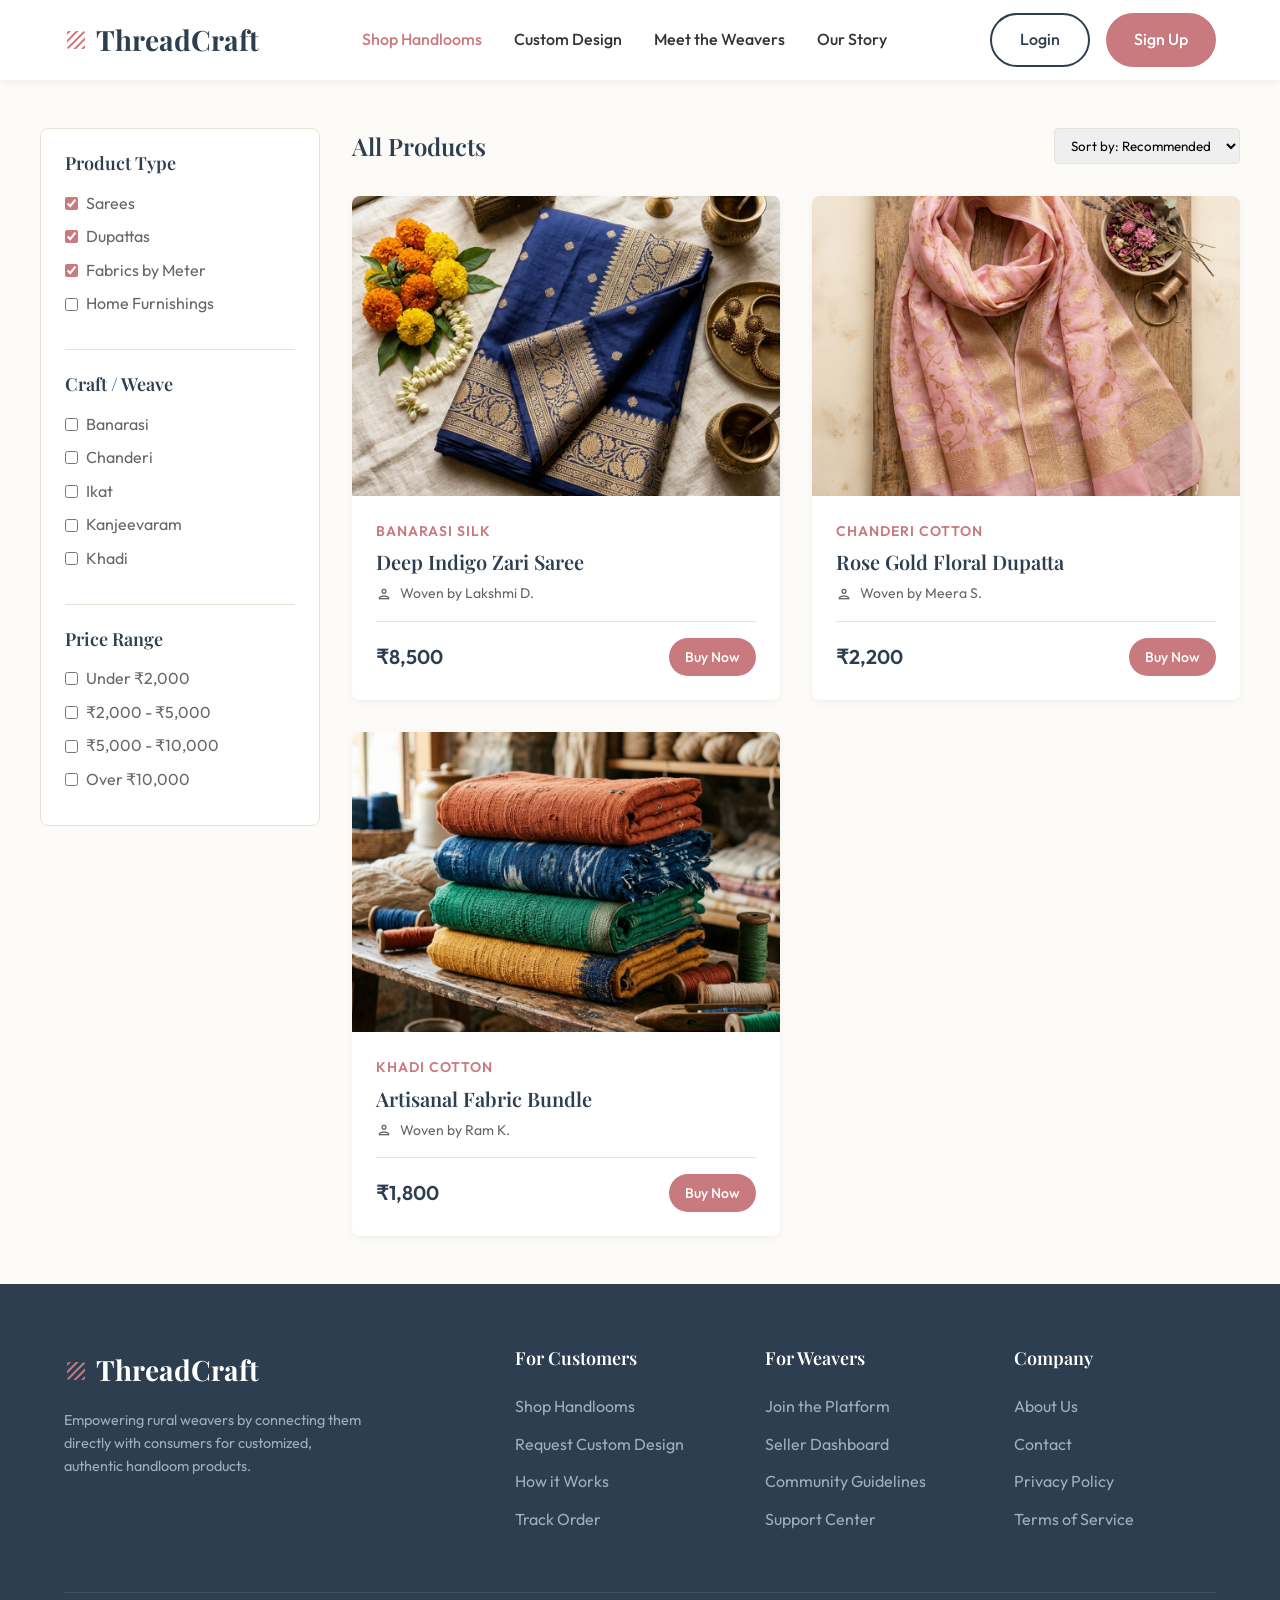
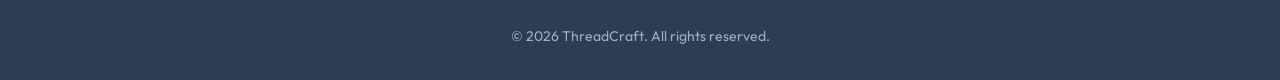
<file: catalog.html>
<!DOCTYPE html>
<html lang="en">
<head>
    <meta charset="UTF-8">
    <meta name="viewport" content="width=device-width, initial-scale=1.0">
    <title>Shop Handlooms | ThreadCraft</title>
    <link rel="stylesheet" href="css/style.css">
    <link rel="stylesheet" href="css/catalog.css">
    <link href="https://fonts.googleapis.com/icon?family=Material+Icons+Outlined" rel="stylesheet">
</head>
<body>
    
    <header>
        <div class="container navbar">
            <a href="index.html" class="logo">
                <span class="material-icons-outlined">texture</span> ThreadCraft
            </a>
            <nav class="nav-links">
                <a href="catalog.html" style="color: var(--primary);">Shop Handlooms</a>
                <a href="custom-design.html">Custom Design</a>
                <a href="weavers.html">Meet the Weavers</a>
                <a href="our-story.html">Our Story</a>
            </nav>
            <div class="nav-actions">
                <a href="login.html" class="btn btn-outline">Login</a>
                <a href="register.html" class="btn btn-primary">Sign Up</a>
            </div>
        </div>
    </header>

    <div class="container catalog-layout">
        
        <!-- Sidebar Filters -->
        <aside class="filters-sidebar">
            <div class="filter-group">
                <h3 class="filter-title">Product Type</h3>
                <div class="filter-options">
                    <label><input type="checkbox" checked> Sarees</label>
                    <label><input type="checkbox" checked> Dupattas</label>
                    <label><input type="checkbox" checked> Fabrics by Meter</label>
                    <label><input type="checkbox"> Home Furnishings</label>
                </div>
            </div>

            <div class="filter-group">
                <h3 class="filter-title">Craft / Weave</h3>
                <div class="filter-options">
                    <label><input type="checkbox"> Banarasi</label>
                    <label><input type="checkbox"> Chanderi</label>
                    <label><input type="checkbox"> Ikat</label>
                    <label><input type="checkbox"> Kanjeevaram</label>
                    <label><input type="checkbox"> Khadi</label>
                </div>
            </div>

            <div class="filter-group">
                <h3 class="filter-title">Price Range</h3>
                <div class="filter-options">
                    <label><input type="checkbox"> Under ₹2,000</label>
                    <label><input type="checkbox"> ₹2,000 - ₹5,000</label>
                    <label><input type="checkbox"> ₹5,000 - ₹10,000</label>
                    <label><input type="checkbox"> Over ₹10,000</label>
                </div>
            </div>
        </aside>

        <!-- Product Grid -->
        <main>
            <div class="catalog-header">
                <h2>All Products</h2>
                <div>
                    <select>
                        <option>Sort by: Recommended</option>
                        <option>Price: Low to High</option>
                        <option>Price: High to Low</option>
                        <option>Newest Arrivals</option>
                    </select>
                </div>
            </div>

            <div class="product-grid" style="grid-template-columns: repeat(2, 1fr);">
                <!-- Product 1 -->
                <div class="product-card">
                    <img src="images/product-saree.png" alt="Indigo Silk Saree" class="product-image">
                    <div class="product-info">
                        <div class="product-category">Banarasi Silk</div>
                        <h3 class="product-title">Deep Indigo Zari Saree</h3>
                        <div class="product-weaver">
                            <span class="material-icons-outlined" style="font-size: 16px;">person</span>
                            Woven by Lakshmi D.
                        </div>
                        <div class="product-price">
                            <span class="price">₹8,500</span>
                            <a href="checkout.html" class="btn btn-primary" style="padding: 8px 16px; font-size: 0.875rem;">Buy Now</a>
                        </div>
                    </div>
                </div>

                <!-- Product 2 -->
                <div class="product-card">
                    <img src="images/product-dupatta.png" alt="Chanderi Dupatta" class="product-image">
                    <div class="product-info">
                        <div class="product-category">Chanderi Cotton</div>
                        <h3 class="product-title">Rose Gold Floral Dupatta</h3>
                        <div class="product-weaver">
                            <span class="material-icons-outlined" style="font-size: 16px;">person</span>
                            Woven by Meera S.
                        </div>
                        <div class="product-price">
                            <span class="price">₹2,200</span>
                            <a href="checkout.html" class="btn btn-primary" style="padding: 8px 16px; font-size: 0.875rem;">Buy Now</a>
                        </div>
                    </div>
                </div>

                <!-- Product 3 -->
                <div class="product-card">
                    <img src="images/product-fabric.png" alt="Handloom Fabrics" class="product-image">
                    <div class="product-info">
                        <div class="product-category">Khadi Cotton</div>
                        <h3 class="product-title">Artisanal Fabric Bundle</h3>
                        <div class="product-weaver">
                            <span class="material-icons-outlined" style="font-size: 16px;">person</span>
                            Woven by Ram K.
                        </div>
                        <div class="product-price">
                            <span class="price">₹1,800</span>
                            <a href="checkout.html" class="btn btn-primary" style="padding: 8px 16px; font-size: 0.875rem;">Buy Now</a>
                        </div>
                    </div>
                </div>
            </div>
        </main>
    </div>

    <!-- Footer -->
    <footer>
        <div class="container">
            <div class="footer-grid">
                <div class="footer-brand">
                    <a href="index.html" class="logo">
                        <span class="material-icons-outlined">texture</span> ThreadCraft
                    </a>
                    <p>Empowering rural weavers by connecting them directly with consumers for customized, authentic handloom products.</p>
                </div>
                <div>
                    <h4 class="footer-title">For Customers</h4>
                    <ul class="footer-links">
                        <li><a href="catalog.html">Shop Handlooms</a></li>
                        <li><a href="custom-design.html">Request Custom Design</a></li>
                        <li><a href="our-story.html">How it Works</a></li>
                        <li><a href="order-tracking.html">Track Order</a></li>
                    </ul>
                </div>
                <div>
                    <h4 class="footer-title">For Weavers</h4>
                    <ul class="footer-links">
                        <li><a href="register.html">Join the Platform</a></li>
                        <li><a href="dashboard-weaver.html">Seller Dashboard</a></li>
                        <li><a href="our-story.html">Community Guidelines</a></li>
                        <li><a href="our-story.html">Support Center</a></li>
                    </ul>
                </div>
                <div>
                    <h4 class="footer-title">Company</h4>
                    <ul class="footer-links">
                        <li><a href="our-story.html">About Us</a></li>
                        <li><a href="our-story.html">Contact</a></li>
                        <li><a href="our-story.html">Privacy Policy</a></li>
                        <li><a href="our-story.html">Terms of Service</a></li>
                    </ul>
                </div>
            </div>
            <div class="footer-bottom">
                <p>&copy; 2026 ThreadCraft. All rights reserved.</p>
            </div>
        </div>
    </footer>
    <script src="js/main.js"></script>

</body>
</html>
</file>
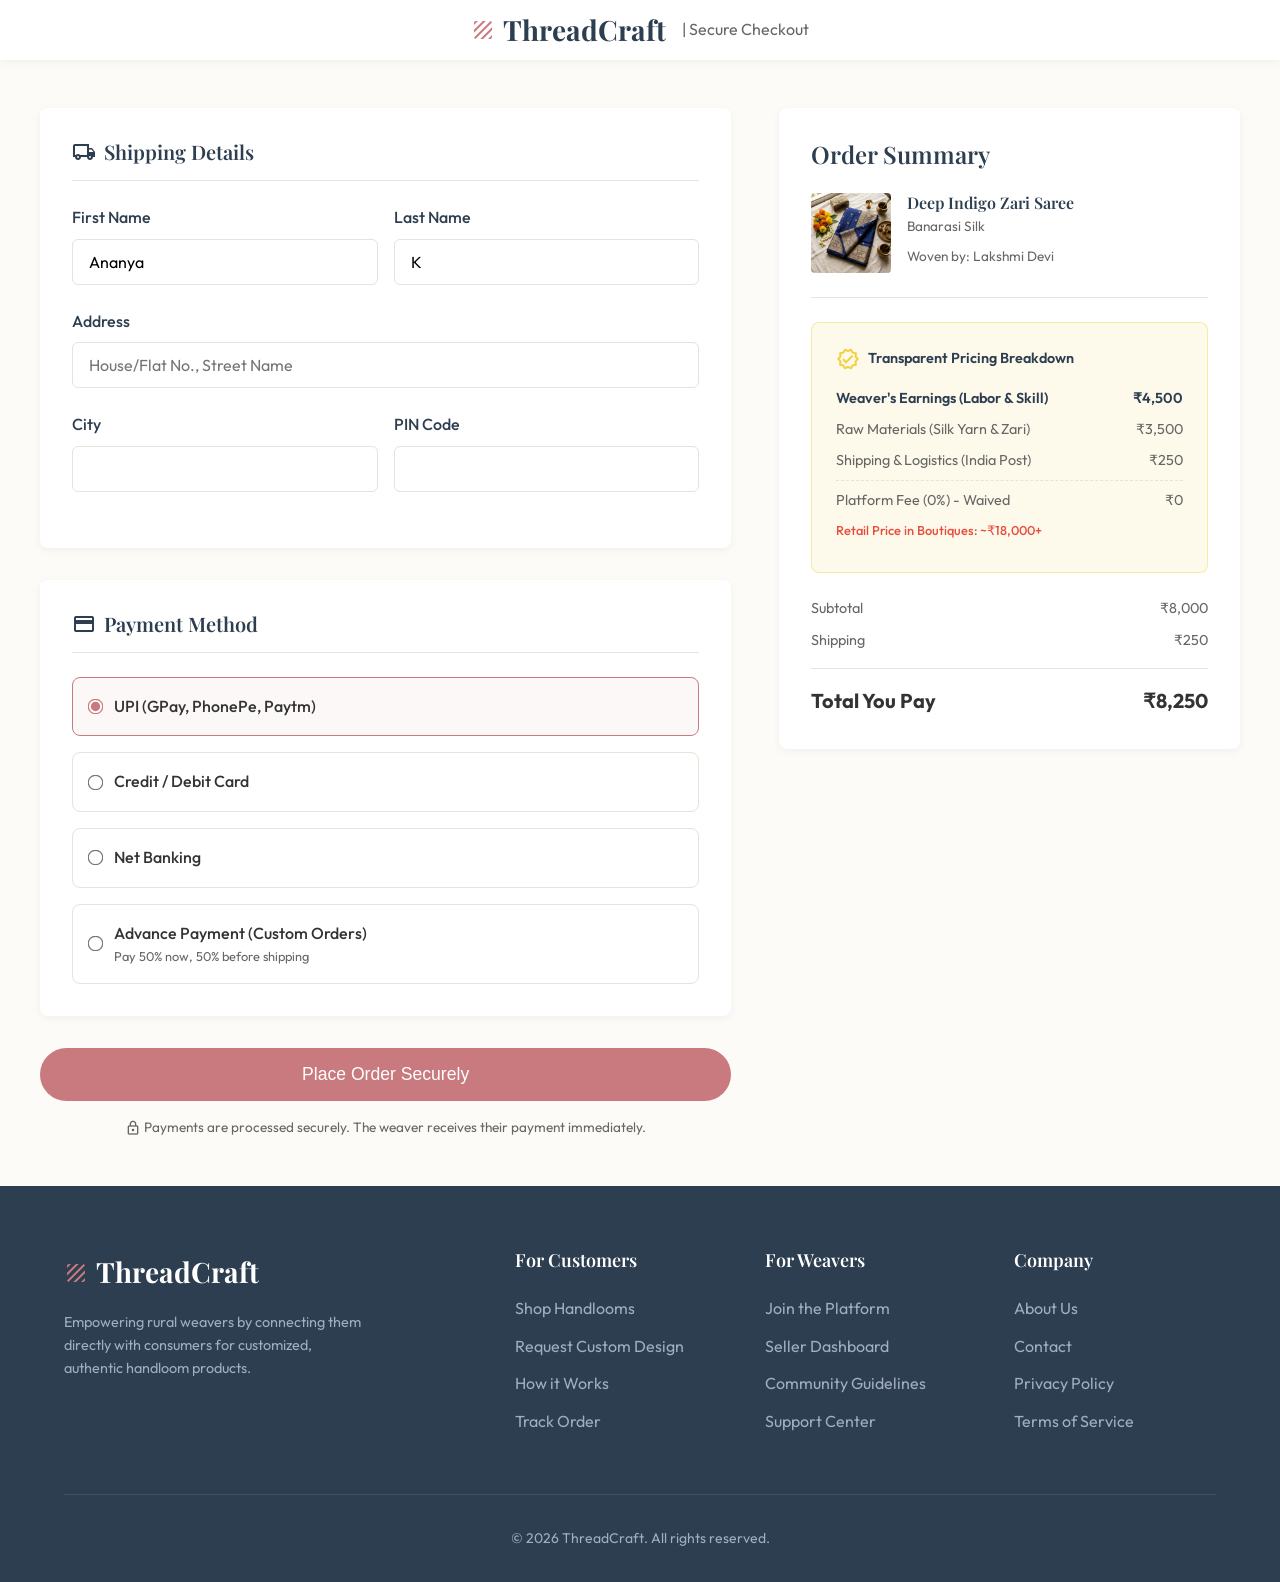
<file: checkout.html>
<!DOCTYPE html>
<html lang="en">
<head>
    <meta charset="UTF-8">
    <meta name="viewport" content="width=device-width, initial-scale=1.0">
    <title>Secure Checkout | ThreadCraft</title>
    <link rel="stylesheet" href="css/style.css">
    <link rel="stylesheet" href="css/forms.css">
    <link rel="stylesheet" href="css/checkout.css">
    <link href="https://fonts.googleapis.com/icon?family=Material+Icons+Outlined" rel="stylesheet">
</head>
<body style="background-color: var(--bg-light);">
    
    <header>
        <div class="container navbar" style="justify-content: center; height: 60px;">
            <a href="index.html" class="logo">
                <span class="material-icons-outlined">texture</span> ThreadCraft
                <span style="font-family: var(--font-body); font-size: 1rem; color: var(--text-muted); font-weight: normal; margin-left: 8px;">| Secure Checkout</span>
            </a>
        </div>
    </header>

    <div class="container checkout-layout">
        <!-- Left Column: Forms -->
        <main>
            <form action="order-tracking.html">
                <!-- Shipping Details -->
                <div class="checkout-section">
                    <h3><span class="material-icons-outlined">local_shipping</span> Shipping Details</h3>
                    <div class="form-row">
                        <div class="form-group">
                            <label>First Name</label>
                            <input type="text" class="form-control" value="Ananya" required>
                        </div>
                        <div class="form-group">
                            <label>Last Name</label>
                            <input type="text" class="form-control" value="K" required>
                        </div>
                    </div>
                    <div class="form-group">
                        <label>Address</label>
                        <input type="text" class="form-control" placeholder="House/Flat No., Street Name" required>
                    </div>
                    <div class="form-row">
                        <div class="form-group">
                            <label>City</label>
                            <input type="text" class="form-control" required>
                        </div>
                        <div class="form-group">
                            <label>PIN Code</label>
                            <input type="text" class="form-control" required>
                        </div>
                    </div>
                </div>

                <!-- Payment Details -->
                <div class="checkout-section">
                    <h3><span class="material-icons-outlined">payment</span> Payment Method</h3>
                    <div class="payment-methods">
                        <label class="payment-option selected">
                            <input type="radio" name="payment" checked>
                            <span style="font-weight: 500;">UPI (GPay, PhonePe, Paytm)</span>
                        </label>
                        <label class="payment-option">
                            <input type="radio" name="payment">
                            <span style="font-weight: 500;">Credit / Debit Card</span>
                        </label>
                        <label class="payment-option">
                            <input type="radio" name="payment">
                            <span style="font-weight: 500;">Net Banking</span>
                        </label>
                        <label class="payment-option">
                            <input type="radio" name="payment">
                            <div style="display: flex; flex-direction: column;">
                                <span style="font-weight: 500;">Advance Payment (Custom Orders)</span>
                                <span style="font-size: 0.8rem; color: var(--text-muted);">Pay 50% now, 50% before shipping</span>
                            </div>
                        </label>
                    </div>
                </div>

                <button type="submit" class="btn btn-primary" style="width: 100%; font-size: 1.1rem; padding: 16px;">Place Order Securely</button>
                <p style="text-align: center; font-size: 0.85rem; color: var(--text-muted); margin-top: 16px;">
                    <span class="material-icons-outlined" style="font-size: 16px; vertical-align: middle;">lock</span> Payments are processed securely. The weaver receives their payment immediately.
                </p>
            </form>
        </main>

        <!-- Right Column: Order Summary & Transparent Pricing -->
        <aside>
            <div class="summary-card">
                <h3 style="margin-bottom: 1.5rem; font-family: var(--font-heading); font-size: 1.5rem;">Order Summary</h3>
                
                <div class="summary-item">
                    <img src="images/product-saree.png" alt="Product" class="summary-img">
                    <div class="summary-info">
                        <h4>Deep Indigo Zari Saree</h4>
                        <p>Banarasi Silk</p>
                        <p style="margin-top: 8px;">Woven by: Lakshmi Devi</p>
                    </div>
                </div>

                <!-- The core value proposition: Transparent Pricing -->
                <div class="transparent-pricing">
                    <div class="pricing-title">
                        <span class="material-icons-outlined" style="color: var(--accent);">verified</span> 
                        Transparent Pricing Breakdown
                    </div>
                    
                    <div class="pricing-row weaver-cut">
                        <span>Weaver's Earnings (Labor & Skill)</span>
                        <span>₹4,500</span>
                    </div>
                    <div class="pricing-row">
                        <span>Raw Materials (Silk Yarn & Zari)</span>
                        <span>₹3,500</span>
                    </div>
                    <div class="pricing-row" style="border-bottom: 1px dashed var(--border); padding-bottom: 8px; margin-bottom: 8px;">
                        <span>Shipping & Logistics (India Post)</span>
                        <span>₹250</span>
                    </div>
                    <div class="pricing-row">
                        <span>Platform Fee (0%) - Waived</span>
                        <span>₹0</span>
                    </div>
                    <div class="pricing-row" style="color: #e74c3c; font-weight: 500; font-size: 0.8rem; margin-top: 8px;">
                        <span>Retail Price in Boutiques: ~₹18,000+</span>
                    </div>
                </div>

                <div class="pricing-row">
                    <span>Subtotal</span>
                    <span>₹8,000</span>
                </div>
                <div class="pricing-row">
                    <span>Shipping</span>
                    <span>₹250</span>
                </div>
                <div class="pricing-total">
                    <span>Total You Pay</span>
                    <span>₹8,250</span>
                </div>
            </div>
        </aside>
    </div>

    <!-- Footer -->
    <footer>
        <div class="container">
            <div class="footer-grid">
                <div class="footer-brand">
                    <a href="index.html" class="logo">
                        <span class="material-icons-outlined">texture</span> ThreadCraft
                    </a>
                    <p>Empowering rural weavers by connecting them directly with consumers for customized, authentic handloom products.</p>
                </div>
                <div>
                    <h4 class="footer-title">For Customers</h4>
                    <ul class="footer-links">
                        <li><a href="catalog.html">Shop Handlooms</a></li>
                        <li><a href="custom-design.html">Request Custom Design</a></li>
                        <li><a href="our-story.html">How it Works</a></li>
                        <li><a href="order-tracking.html">Track Order</a></li>
                    </ul>
                </div>
                <div>
                    <h4 class="footer-title">For Weavers</h4>
                    <ul class="footer-links">
                        <li><a href="register.html">Join the Platform</a></li>
                        <li><a href="dashboard-weaver.html">Seller Dashboard</a></li>
                        <li><a href="our-story.html">Community Guidelines</a></li>
                        <li><a href="our-story.html">Support Center</a></li>
                    </ul>
                </div>
                <div>
                    <h4 class="footer-title">Company</h4>
                    <ul class="footer-links">
                        <li><a href="our-story.html">About Us</a></li>
                        <li><a href="our-story.html">Contact</a></li>
                        <li><a href="our-story.html">Privacy Policy</a></li>
                        <li><a href="our-story.html">Terms of Service</a></li>
                    </ul>
                </div>
            </div>
            <div class="footer-bottom">
                <p>&copy; 2026 ThreadCraft. All rights reserved.</p>
            </div>
        </div>
    </footer>
    <script src="js/main.js"></script>

</body>
</html>
</file>
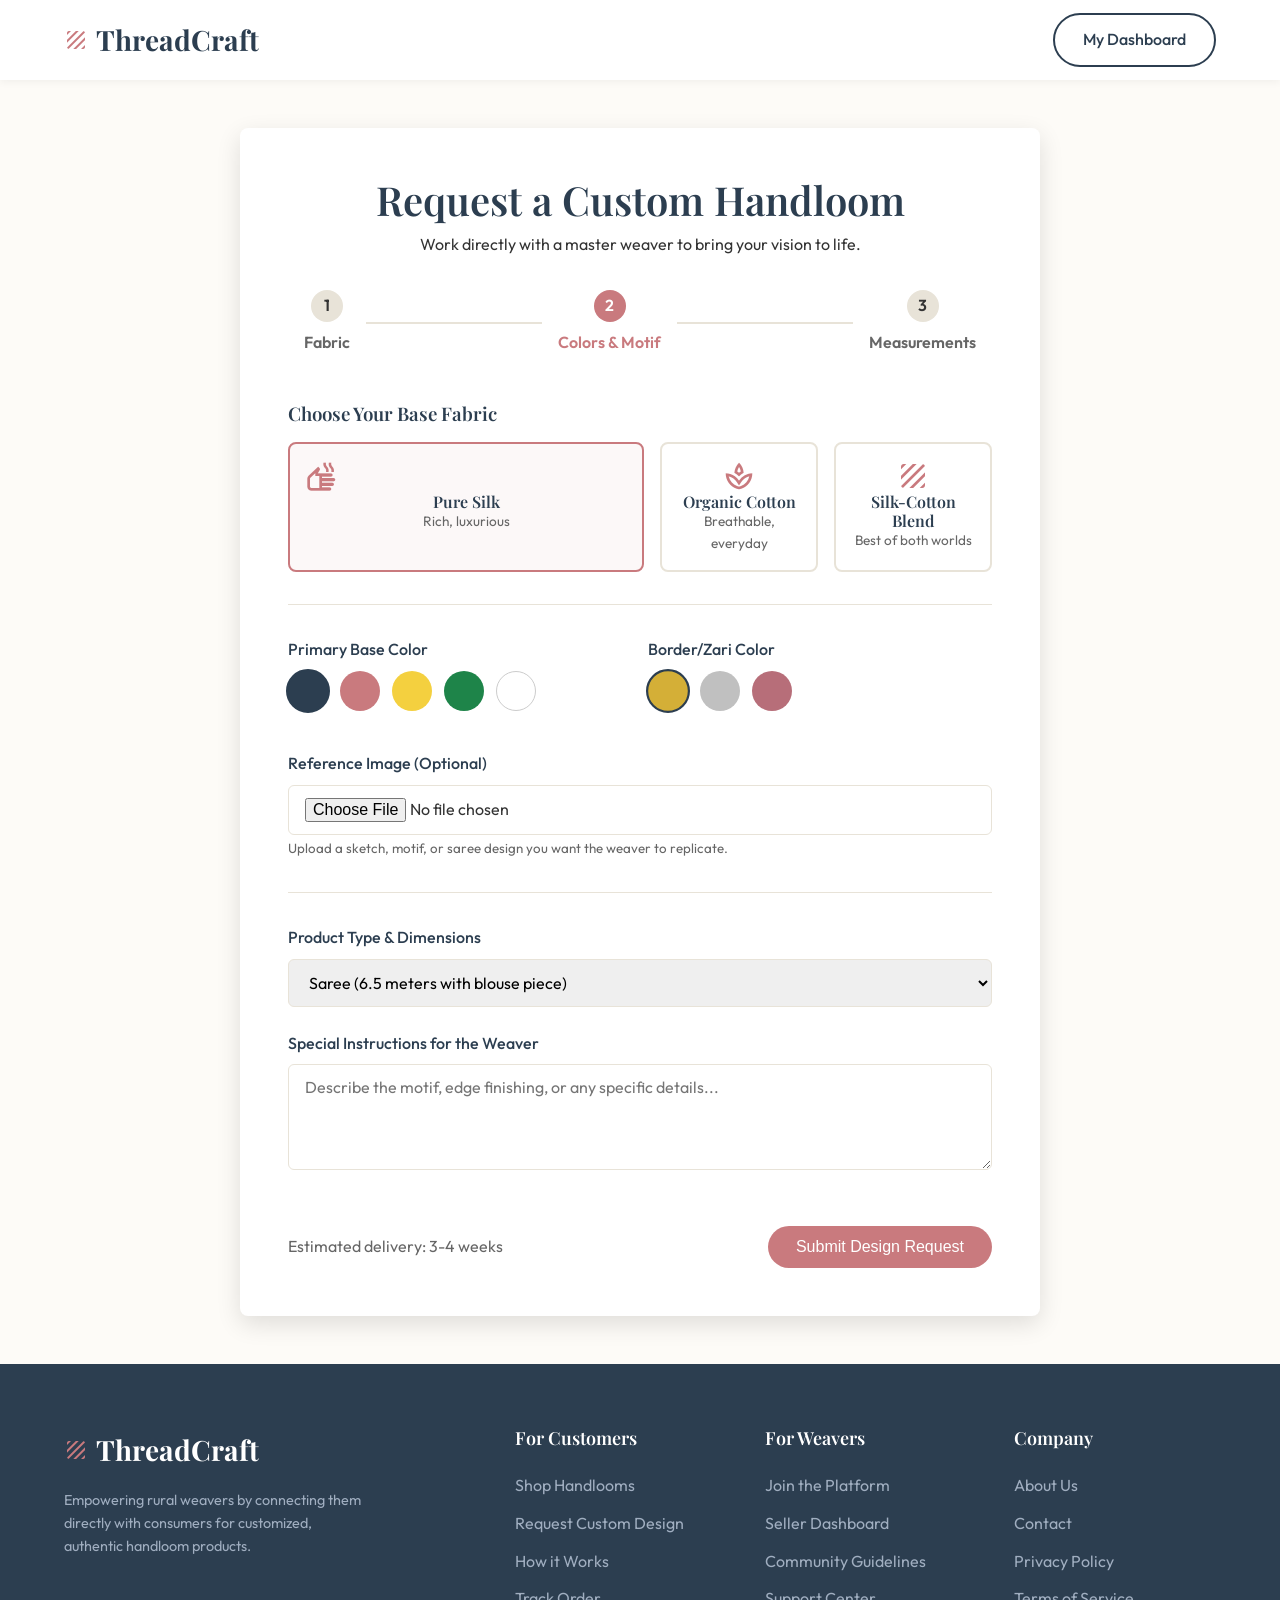
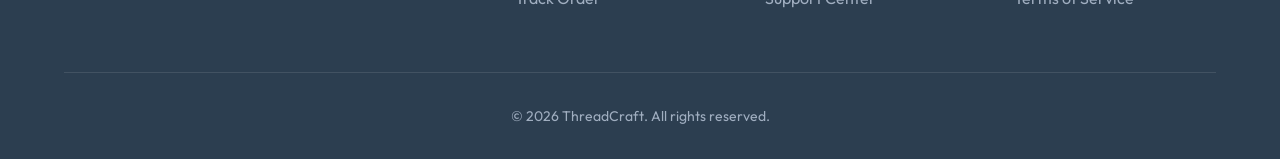
<file: custom-design.html>
<!DOCTYPE html>
<html lang="en">
<head>
    <meta charset="UTF-8">
    <meta name="viewport" content="width=device-width, initial-scale=1.0">
    <title>Custom Design Request | ThreadCraft</title>
    <link rel="stylesheet" href="css/style.css">
    <link rel="stylesheet" href="css/forms.css">
    <link rel="stylesheet" href="css/dashboard.css">
    <link href="https://fonts.googleapis.com/icon?family=Material+Icons+Outlined" rel="stylesheet">
</head>
<body style="background-color: var(--bg-light);">
    
    <header>
        <div class="container navbar">
            <a href="index.html" class="logo">
                <span class="material-icons-outlined">texture</span> ThreadCraft
            </a>
            <div class="nav-actions">
                <a href="dashboard-customer.html" class="btn btn-outline">My Dashboard</a>
            </div>
        </div>
    </header>

    <div class="container">
        <div class="design-form-container">
            <div class="text-center" style="margin-bottom: 2rem;">
                <h2 class="section-title" style="margin-bottom: 8px;">Request a Custom Handloom</h2>
                <p>Work directly with a master weaver to bring your vision to life.</p>
            </div>

            <!-- Progress Steps -->
            <div class="design-steps">
                <div class="step active">
                    <div class="step-num">1</div>
                    <span>Fabric</span>
                </div>
                <div class="step">
                    <div class="step-num">2</div>
                    <span>Colors & Motif</span>
                </div>
                <div class="step">
                    <div class="step-num">3</div>
                    <span>Measurements</span>
                </div>
            </div>

            <form action="dashboard-customer.html">
                <!-- Step 1: Fabric Selection -->
                <div class="form-section">
                    <h3 style="margin-bottom: 1rem;">Choose Your Base Fabric</h3>
                    <div class="fabric-grid">
                        <div class="fabric-card selected">
                            <span class="material-icons-outlined" style="font-size: 32px; color: var(--primary);">dry_cleaning</span>
                            <h4>Pure Silk</h4>
                            <p style="font-size: 0.85rem; color: var(--text-muted);">Rich, luxurious</p>
                        </div>
                        <div class="fabric-card">
                            <span class="material-icons-outlined" style="font-size: 32px; color: var(--primary);">spa</span>
                            <h4>Organic Cotton</h4>
                            <p style="font-size: 0.85rem; color: var(--text-muted);">Breathable, everyday</p>
                        </div>
                        <div class="fabric-card">
                            <span class="material-icons-outlined" style="font-size: 32px; color: var(--primary);">texture</span>
                            <h4>Silk-Cotton Blend</h4>
                            <p style="font-size: 0.85rem; color: var(--text-muted);">Best of both worlds</p>
                        </div>
                    </div>
                </div>

                <hr style="border: 0; border-top: 1px solid var(--border); margin: 2rem 0;">

                <!-- Step 2: Colors -->
                <div class="form-section">
                    <div class="form-row">
                        <div class="form-group">
                            <label>Primary Base Color</label>
                            <div class="color-picker">
                                <div class="color-dot selected" style="background-color: #2c3e50;"></div>
                                <div class="color-dot" style="background-color: #c97a7e;"></div>
                                <div class="color-dot" style="background-color: #f4d03f;"></div>
                                <div class="color-dot" style="background-color: #1e8449;"></div>
                                <div class="color-dot" style="background-color: #ffffff; border: 1px solid #ccc;"></div>
                            </div>
                        </div>
                        <div class="form-group">
                            <label>Border/Zari Color</label>
                            <div class="color-picker">
                                <div class="color-dot selected" style="background-color: #d4af37;"></div>
                                <div class="color-dot" style="background-color: #c0c0c0;"></div>
                                <div class="color-dot" style="background-color: #b76e79;"></div>
                            </div>
                        </div>
                    </div>

                    <div class="form-group" style="margin-top: 1rem;">
                        <label for="reference">Reference Image (Optional)</label>
                        <input type="file" id="reference" class="form-control" accept="image/*">
                        <small style="color: var(--text-muted);">Upload a sketch, motif, or saree design you want the weaver to replicate.</small>
                    </div>
                </div>

                <hr style="border: 0; border-top: 1px solid var(--border); margin: 2rem 0;">

                <!-- Step 3: Instructions -->
                <div class="form-section">
                    <div class="form-group">
                        <label for="dimensions">Product Type & Dimensions</label>
                        <select id="dimensions" class="form-control">
                            <option>Saree (6.5 meters with blouse piece)</option>
                            <option>Dupatta (2.5 meters)</option>
                            <option>Running Fabric (Custom length)</option>
                        </select>
                    </div>

                    <div class="form-group">
                        <label for="notes">Special Instructions for the Weaver</label>
                        <textarea id="notes" class="form-control" rows="4" placeholder="Describe the motif, edge finishing, or any specific details..."></textarea>
                    </div>
                </div>

                <div style="display: flex; justify-content: space-between; align-items: center; margin-top: 3rem;">
                    <span style="color: var(--text-muted);">Estimated delivery: 3-4 weeks</span>
                    <button type="submit" class="btn btn-primary">Submit Design Request</button>
                </div>
            </form>
        </div>
    </div>

    <!-- Footer -->
    <footer>
        <div class="container">
            <div class="footer-grid">
                <div class="footer-brand">
                    <a href="index.html" class="logo">
                        <span class="material-icons-outlined">texture</span> ThreadCraft
                    </a>
                    <p>Empowering rural weavers by connecting them directly with consumers for customized, authentic handloom products.</p>
                </div>
                <div>
                    <h4 class="footer-title">For Customers</h4>
                    <ul class="footer-links">
                        <li><a href="catalog.html">Shop Handlooms</a></li>
                        <li><a href="custom-design.html">Request Custom Design</a></li>
                        <li><a href="our-story.html">How it Works</a></li>
                        <li><a href="order-tracking.html">Track Order</a></li>
                    </ul>
                </div>
                <div>
                    <h4 class="footer-title">For Weavers</h4>
                    <ul class="footer-links">
                        <li><a href="register.html">Join the Platform</a></li>
                        <li><a href="dashboard-weaver.html">Seller Dashboard</a></li>
                        <li><a href="our-story.html">Community Guidelines</a></li>
                        <li><a href="our-story.html">Support Center</a></li>
                    </ul>
                </div>
                <div>
                    <h4 class="footer-title">Company</h4>
                    <ul class="footer-links">
                        <li><a href="our-story.html">About Us</a></li>
                        <li><a href="our-story.html">Contact</a></li>
                        <li><a href="our-story.html">Privacy Policy</a></li>
                        <li><a href="our-story.html">Terms of Service</a></li>
                    </ul>
                </div>
            </div>
            <div class="footer-bottom">
                <p>&copy; 2026 ThreadCraft. All rights reserved.</p>
            </div>
        </div>
    </footer>
    <script src="js/main.js"></script>

</body>
</html>
</file>
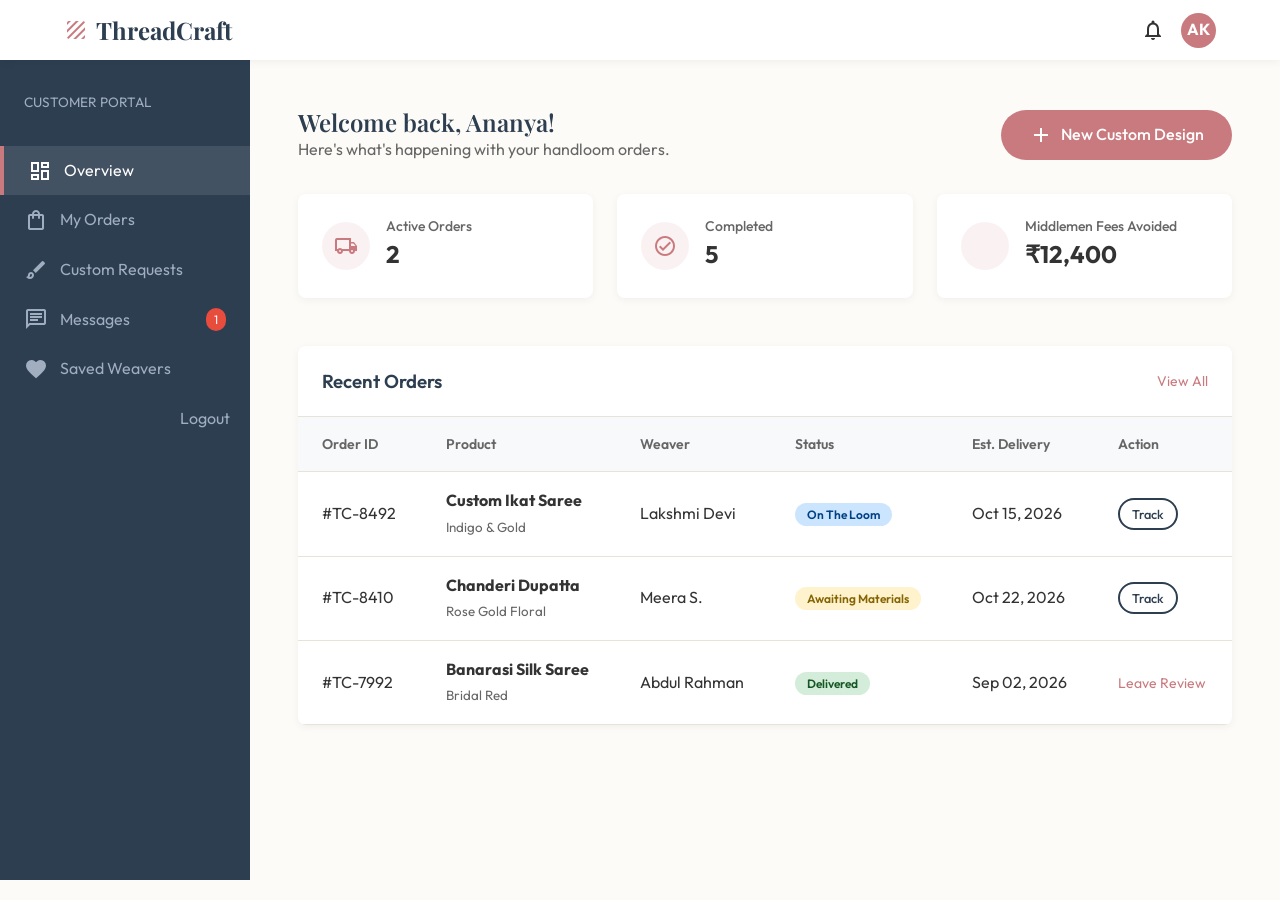
<file: dashboard-customer.html>
<!DOCTYPE html>
<html lang="en">
<head>
    <meta charset="UTF-8">
    <meta name="viewport" content="width=device-width, initial-scale=1.0">
    <title>Customer Dashboard | ThreadCraft</title>
    <link rel="stylesheet" href="css/style.css">
    <link rel="stylesheet" href="css/dashboard.css">
    <link href="https://fonts.googleapis.com/icon?family=Material+Icons+Outlined" rel="stylesheet">
</head>
<body>
    
    <!-- Top Header -->
    <header style="height: 60px;">
        <div class="container navbar" style="height: 60px;">
            <a href="index.html" class="logo" style="font-size: 1.5rem;">
                <span class="material-icons-outlined">texture</span> ThreadCraft
            </a>
            <div style="display: flex; align-items: center; gap: 16px;">
                <span class="material-icons-outlined">notifications</span>
                <div style="width: 35px; height: 35px; border-radius: 50%; background: var(--primary); color: white; display: flex; align-items: center; justify-content: center; font-weight: bold;">AK</div>
            </div>
        </div>
    </header>

    <div class="dashboard-layout">
        <!-- Sidebar -->
        <aside class="dashboard-sidebar">
            <div style="padding: 0 24px;">
                <p style="font-size: 0.85rem; color: #a0aec0; text-transform: uppercase;">Customer Portal</p>
            </div>
            <ul class="sidebar-menu">
                <li><a href="dashboard-customer.html" class="active"><span class="material-icons-outlined">dashboard</span> Overview</a></li>
                <li><a href="dashboard-customer.html"><span class="material-icons-outlined">shopping_bag</span> My Orders</a></li>
                <li><a href="custom-design.html"><span class="material-icons-outlined">brush</span> Custom Requests</a></li>
                <li><a href="dashboard-customer.html"><span class="material-icons-outlined">chat</span> Messages <span style="background: #e74c3c; color: white; border-radius: 10px; padding: 2px 8px; font-size: 0.75rem; margin-left: auto;">1</span></a></li>
                <li><a href="weavers.html"><span class="material-icons-outlined">favorite</span> Saved Weavers</a></li>
                <li><a href="index.html"><span class="material-icons-outlined">logout</span> Logout</a></li>
            </ul>
        </aside>

        <!-- Main Content -->
        <main class="dashboard-content">
            <div class="dashboard-header">
                <div>
                    <h2>Welcome back, Ananya!</h2>
                    <p style="color: var(--text-muted);">Here's what's happening with your handloom orders.</p>
                </div>
                <a href="custom-design.html" class="btn btn-primary"><span class="material-icons-outlined">add</span> New Custom Design</a>
            </div>

            <!-- Stats -->
            <div class="stats-grid">
                <div class="stat-card">
                    <div class="stat-icon"><span class="material-icons-outlined">local_shipping</span></div>
                    <div class="stat-info">
                        <h3>Active Orders</h3>
                        <div class="stat-value">2</div>
                    </div>
                </div>
                <div class="stat-card">
                    <div class="stat-icon"><span class="material-icons-outlined">check_circle</span></div>
                    <div class="stat-info">
                        <h3>Completed</h3>
                        <div class="stat-value">5</div>
                    </div>
                </div>
                <div class="stat-card">
                    <div class="stat-icon"><span class="material-icons-outlined">savings</span></div>
                    <div class="stat-info">
                        <h3>Middlemen Fees Avoided</h3>
                        <div class="stat-value">₹12,400</div>
                    </div>
                </div>
            </div>

            <!-- Orders Table -->
            <div class="table-container">
                <div style="padding: 24px; border-bottom: 1px solid var(--border); display: flex; justify-content: space-between; align-items: center;">
                    <h3 style="margin: 0; font-family: var(--font-body); font-weight: 600;">Recent Orders</h3>
                    <a href="dashboard-customer.html" style="color: var(--primary); font-size: 0.875rem;">View All</a>
                </div>
                <table class="dashboard-table">
                    <thead>
                        <tr>
                            <th>Order ID</th>
                            <th>Product</th>
                            <th>Weaver</th>
                            <th>Status</th>
                            <th>Est. Delivery</th>
                            <th>Action</th>
                        </tr>
                    </thead>
                    <tbody>
                        <tr>
                            <td>#TC-8492</td>
                            <td><strong>Custom Ikat Saree</strong><br><small style="color: var(--text-muted);">Indigo & Gold</small></td>
                            <td>Lakshmi Devi</td>
                            <td><span class="status-badge status-progress">On The Loom</span></td>
                            <td>Oct 15, 2026</td>
                            <td><a href="order-tracking.html" class="btn btn-outline" style="padding: 4px 12px; font-size: 0.8rem;">Track</a></td>
                        </tr>
                        <tr>
                            <td>#TC-8410</td>
                            <td><strong>Chanderi Dupatta</strong><br><small style="color: var(--text-muted);">Rose Gold Floral</small></td>
                            <td>Meera S.</td>
                            <td><span class="status-badge status-pending">Awaiting Materials</span></td>
                            <td>Oct 22, 2026</td>
                            <td><a href="order-tracking.html" class="btn btn-outline" style="padding: 4px 12px; font-size: 0.8rem;">Track</a></td>
                        </tr>
                        <tr>
                            <td>#TC-7992</td>
                            <td><strong>Banarasi Silk Saree</strong><br><small style="color: var(--text-muted);">Bridal Red</small></td>
                            <td>Abdul Rahman</td>
                            <td><span class="status-badge status-completed">Delivered</span></td>
                            <td>Sep 02, 2026</td>
                            <td><a href="order-tracking.html" style="color: var(--primary); font-size: 0.875rem;">Leave Review</a></td>
                        </tr>
                    </tbody>
                </table>
            </div>
        </main>
    </div>

    <script src="js/main.js"></script>
</body>
</html>
</file>
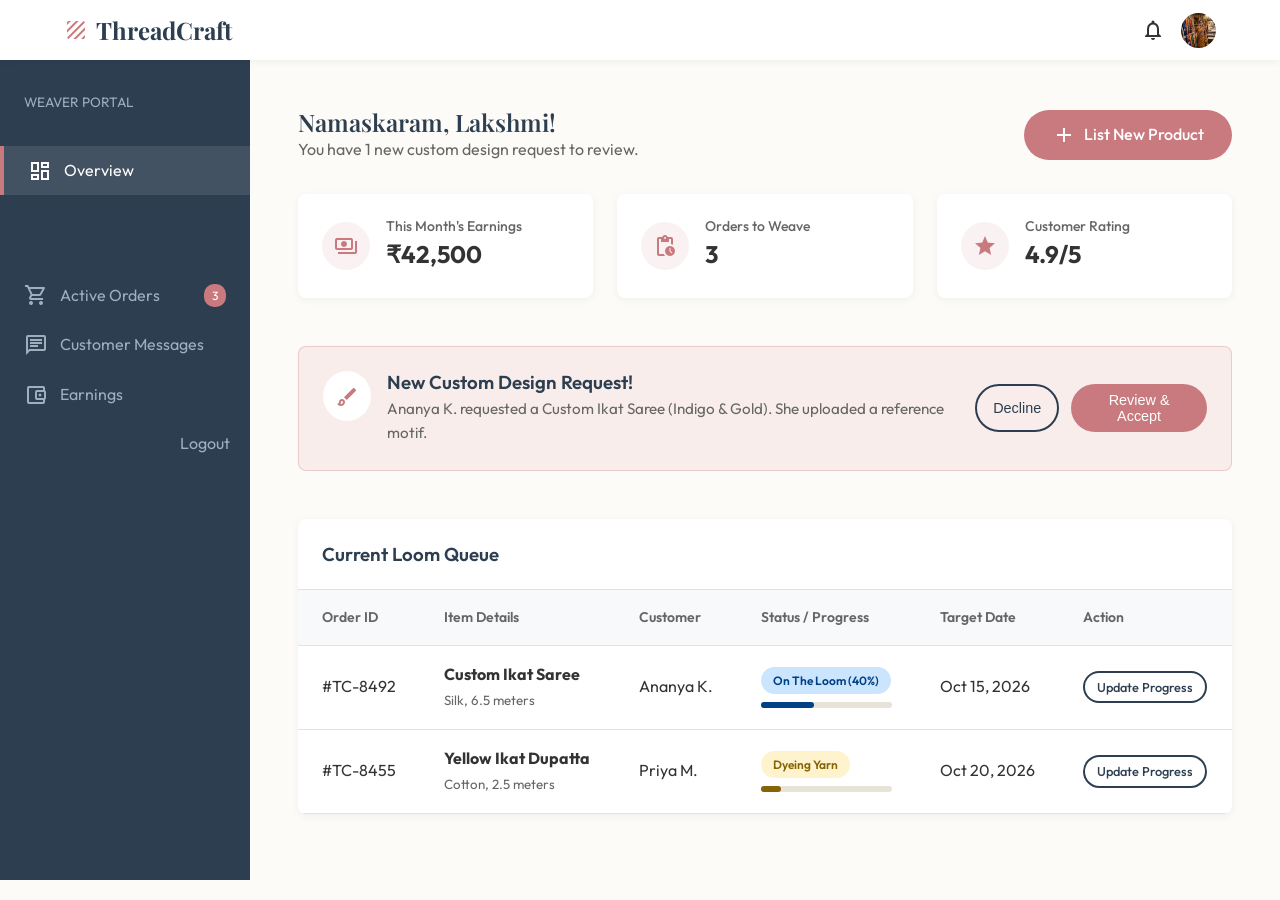
<file: dashboard-weaver.html>
<!DOCTYPE html>
<html lang="en">
<head>
    <meta charset="UTF-8">
    <meta name="viewport" content="width=device-width, initial-scale=1.0">
    <title>Weaver Dashboard | ThreadCraft</title>
    <link rel="stylesheet" href="css/style.css">
    <link rel="stylesheet" href="css/dashboard.css">
    <link href="https://fonts.googleapis.com/icon?family=Material+Icons+Outlined" rel="stylesheet">
</head>
<body>
    
    <!-- Top Header -->
    <header style="height: 60px;">
        <div class="container navbar" style="height: 60px;">
            <a href="index.html" class="logo" style="font-size: 1.5rem;">
                <span class="material-icons-outlined">texture</span> ThreadCraft
            </a>
            <div style="display: flex; align-items: center; gap: 16px;">
                <span class="material-icons-outlined">notifications</span>
                <div style="width: 35px; height: 35px; border-radius: 50%; background: var(--secondary); color: white; display: flex; align-items: center; justify-content: center; overflow: hidden;">
                    <img src="images/weaver-portrait.png" alt="Profile" style="width: 100%; height: 100%; object-fit: cover;">
                </div>
            </div>
        </div>
    </header>

    <div class="dashboard-layout">
        <!-- Sidebar -->
        <aside class="dashboard-sidebar">
            <div style="padding: 0 24px;">
                <p style="font-size: 0.85rem; color: #a0aec0; text-transform: uppercase;">Weaver Portal</p>
            </div>
            <ul class="sidebar-menu">
                <li><a href="dashboard-weaver.html" class="active"><span class="material-icons-outlined">dashboard</span> Overview</a></li>
                <li><a href="dashboard-weaver.html"><span class="material-icons-outlined">inventory_2</span> My Products</a></li>
                <li><a href="dashboard-weaver.html"><span class="material-icons-outlined">shopping_cart</span> Active Orders <span style="background: var(--primary); color: white; border-radius: 10px; padding: 2px 8px; font-size: 0.75rem; margin-left: auto;">3</span></a></li>
                <li><a href="dashboard-weaver.html"><span class="material-icons-outlined">chat</span> Customer Messages</a></li>
                <li><a href="dashboard-weaver.html"><span class="material-icons-outlined">account_balance_wallet</span> Earnings</a></li>
                <li><a href="index.html"><span class="material-icons-outlined">logout</span> Logout</a></li>
            </ul>
        </aside>

        <!-- Main Content -->
        <main class="dashboard-content">
            <div class="dashboard-header">
                <div>
                    <h2>Namaskaram, Lakshmi!</h2>
                    <p style="color: var(--text-muted);">You have 1 new custom design request to review.</p>
                </div>
                <a href="catalog.html" class="btn btn-primary"><span class="material-icons-outlined">add</span> List New Product</a>
            </div>

            <!-- Stats -->
            <div class="stats-grid">
                <div class="stat-card">
                    <div class="stat-icon"><span class="material-icons-outlined">payments</span></div>
                    <div class="stat-info">
                        <h3>This Month's Earnings</h3>
                        <div class="stat-value">₹42,500</div>
                    </div>
                </div>
                <div class="stat-card">
                    <div class="stat-icon"><span class="material-icons-outlined">pending_actions</span></div>
                    <div class="stat-info">
                        <h3>Orders to Weave</h3>
                        <div class="stat-value">3</div>
                    </div>
                </div>
                <div class="stat-card">
                    <div class="stat-icon"><span class="material-icons-outlined">star</span></div>
                    <div class="stat-info">
                        <h3>Customer Rating</h3>
                        <div class="stat-value">4.9/5</div>
                    </div>
                </div>
            </div>

            <!-- New Custom Request Alert -->
            <div style="background: rgba(201, 122, 126, 0.1); border: 1px solid rgba(201, 122, 126, 0.3); border-radius: var(--radius); padding: 24px; margin-bottom: 3rem; display: flex; justify-content: space-between; align-items: center;">
                <div style="display: flex; gap: 16px; align-items: flex-start;">
                    <div style="background: white; padding: 12px; border-radius: 50%; color: var(--primary);">
                        <span class="material-icons-outlined">brush</span>
                    </div>
                    <div>
                        <h3 style="margin-bottom: 4px; font-family: var(--font-body);">New Custom Design Request!</h3>
                        <p style="color: var(--text-muted); font-size: 0.95rem;">Ananya K. requested a Custom Ikat Saree (Indigo & Gold). She uploaded a reference motif.</p>
                    </div>
                </div>
                <div style="display: flex; gap: 12px;">
                    <button class="btn btn-outline" style="padding: 8px 16px; font-size: 0.9rem;">Decline</button>
                    <button class="btn btn-primary" style="padding: 8px 16px; font-size: 0.9rem;">Review & Accept</button>
                </div>
            </div>

            <!-- Current Loom Queue Table -->
            <div class="table-container">
                <div style="padding: 24px; border-bottom: 1px solid var(--border); display: flex; justify-content: space-between; align-items: center;">
                    <h3 style="margin: 0; font-family: var(--font-body); font-weight: 600;">Current Loom Queue</h3>
                </div>
                <table class="dashboard-table">
                    <thead>
                        <tr>
                            <th>Order ID</th>
                            <th>Item Details</th>
                            <th>Customer</th>
                            <th>Status / Progress</th>
                            <th>Target Date</th>
                            <th>Action</th>
                        </tr>
                    </thead>
                    <tbody>
                        <tr>
                            <td>#TC-8492</td>
                            <td><strong>Custom Ikat Saree</strong><br><small style="color: var(--text-muted);">Silk, 6.5 meters</small></td>
                            <td>Ananya K.</td>
                            <td>
                                <span class="status-badge status-progress" style="display: inline-block; margin-bottom: 8px;">On The Loom (40%)</span>
                                <div style="width: 100%; height: 6px; background: var(--border); border-radius: 3px;">
                                    <div style="width: 40%; height: 100%; background: #004085; border-radius: 3px;"></div>
                                </div>
                            </td>
                            <td>Oct 15, 2026</td>
                            <td><a href="order-tracking.html" class="btn btn-outline" style="padding: 4px 12px; font-size: 0.8rem;">Update Progress</a></td>
                        </tr>
                        <tr>
                            <td>#TC-8455</td>
                            <td><strong>Yellow Ikat Dupatta</strong><br><small style="color: var(--text-muted);">Cotton, 2.5 meters</small></td>
                            <td>Priya M.</td>
                            <td>
                                <span class="status-badge status-pending" style="display: inline-block; margin-bottom: 8px;">Dyeing Yarn</span>
                                <div style="width: 100%; height: 6px; background: var(--border); border-radius: 3px;">
                                    <div style="width: 15%; height: 100%; background: #856404; border-radius: 3px;"></div>
                                </div>
                            </td>
                            <td>Oct 20, 2026</td>
                            <td><a href="order-tracking.html" class="btn btn-outline" style="padding: 4px 12px; font-size: 0.8rem;">Update Progress</a></td>
                        </tr>
                    </tbody>
                </table>
            </div>
        </main>
    </div>

    <script src="js/main.js"></script>
</body>
</html>
</file>
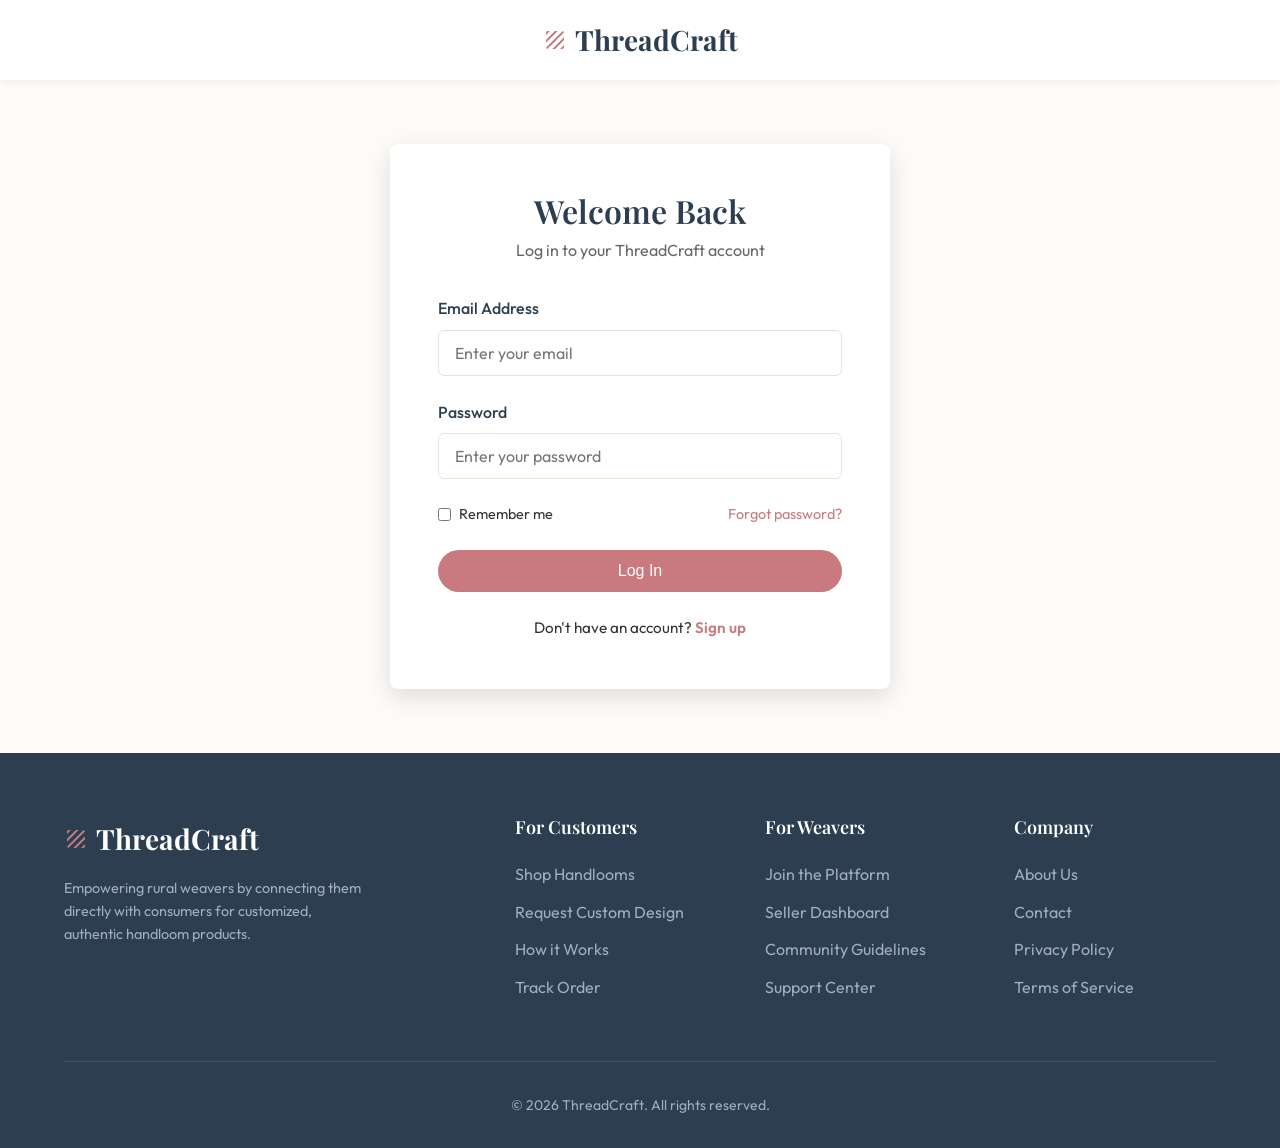
<file: login.html>
<!DOCTYPE html>
<html lang="en">
<head>
    <meta charset="UTF-8">
    <meta name="viewport" content="width=device-width, initial-scale=1.0">
    <title>Login | ThreadCraft</title>
    <link rel="stylesheet" href="css/style.css">
    <link rel="stylesheet" href="css/forms.css">
    <link href="https://fonts.googleapis.com/icon?family=Material+Icons+Outlined" rel="stylesheet">
</head>
<body style="background-color: var(--bg-light);">
    
    <!-- Simple Header -->
    <header>
        <div class="container navbar" style="justify-content: center;">
            <a href="index.html" class="logo">
                <span class="material-icons-outlined">texture</span> ThreadCraft
            </a>
        </div>
    </header>

    <div class="container">
        <div class="auth-container">
            <div class="auth-header">
                <h2>Welcome Back</h2>
                <p>Log in to your ThreadCraft account</p>
            </div>

            <form action="catalog.html">
                <div class="form-group">
                    <label for="email">Email Address</label>
                    <input type="email" id="email" class="form-control" placeholder="Enter your email" required>
                </div>
                
                <div class="form-group">
                    <label for="password">Password</label>
                    <input type="password" id="password" class="form-control" placeholder="Enter your password" required>
                </div>

                <div style="display: flex; justify-content: space-between; margin-bottom: 1.5rem; font-size: 0.9rem;">
                    <label style="display: flex; align-items: center; gap: 8px; cursor: pointer;">
                        <input type="checkbox"> Remember me
                    </label>
                    <a href="#" style="color: var(--primary);">Forgot password?</a>
                </div>

                <button type="submit" class="btn btn-primary" style="width: 100%;">Log In</button>
            </form>

            <div class="auth-footer">
                Don't have an account? <a href="register.html">Sign up</a>
            </div>
        </div>
    </div>

    <!-- Footer -->
    <footer>
        <div class="container">
            <div class="footer-grid">
                <div class="footer-brand">
                    <a href="index.html" class="logo">
                        <span class="material-icons-outlined">texture</span> ThreadCraft
                    </a>
                    <p>Empowering rural weavers by connecting them directly with consumers for customized, authentic handloom products.</p>
                </div>
                <div>
                    <h4 class="footer-title">For Customers</h4>
                    <ul class="footer-links">
                        <li><a href="catalog.html">Shop Handlooms</a></li>
                        <li><a href="custom-design.html">Request Custom Design</a></li>
                        <li><a href="our-story.html">How it Works</a></li>
                        <li><a href="order-tracking.html">Track Order</a></li>
                    </ul>
                </div>
                <div>
                    <h4 class="footer-title">For Weavers</h4>
                    <ul class="footer-links">
                        <li><a href="register.html">Join the Platform</a></li>
                        <li><a href="dashboard-weaver.html">Seller Dashboard</a></li>
                        <li><a href="our-story.html">Community Guidelines</a></li>
                        <li><a href="our-story.html">Support Center</a></li>
                    </ul>
                </div>
                <div>
                    <h4 class="footer-title">Company</h4>
                    <ul class="footer-links">
                        <li><a href="our-story.html">About Us</a></li>
                        <li><a href="our-story.html">Contact</a></li>
                        <li><a href="our-story.html">Privacy Policy</a></li>
                        <li><a href="our-story.html">Terms of Service</a></li>
                    </ul>
                </div>
            </div>
            <div class="footer-bottom">
                <p>&copy; 2026 ThreadCraft. All rights reserved.</p>
            </div>
        </div>
    </footer>
    <script src="js/main.js"></script>

</body>
</html>
</file>
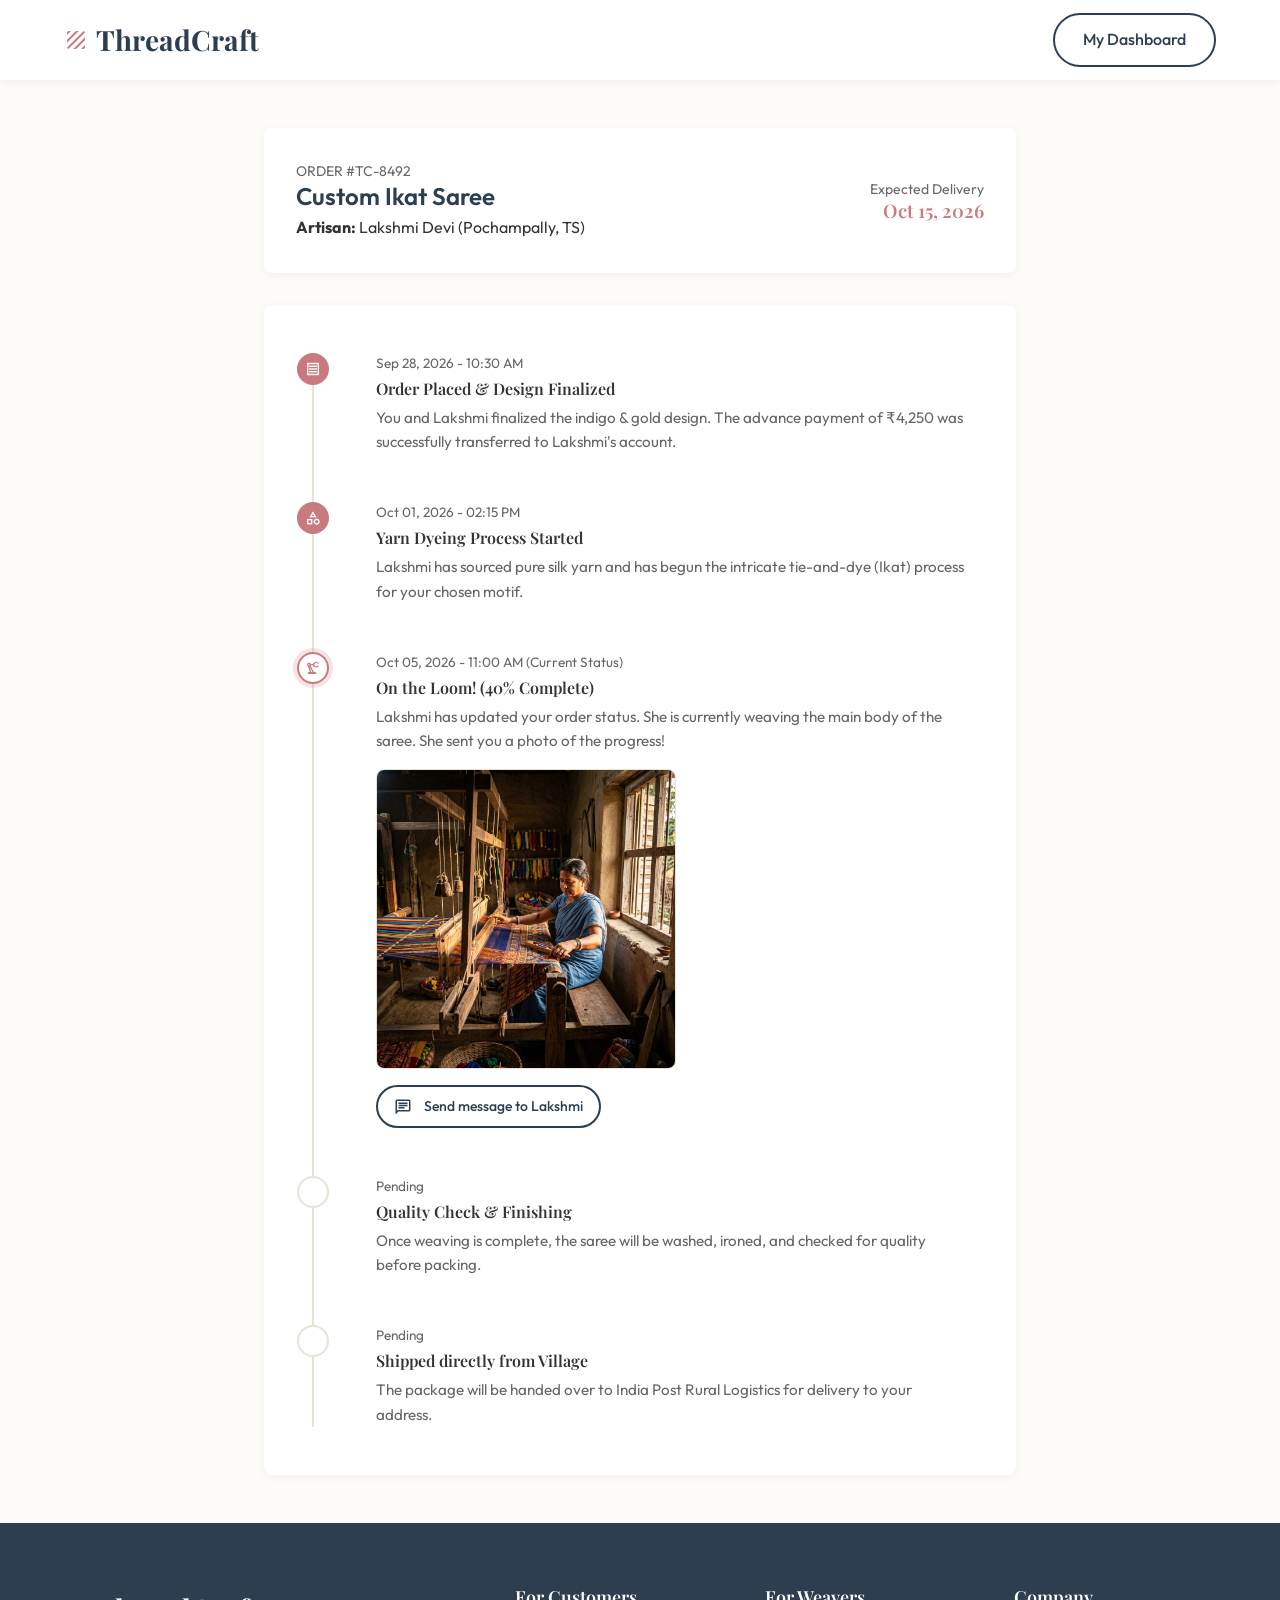
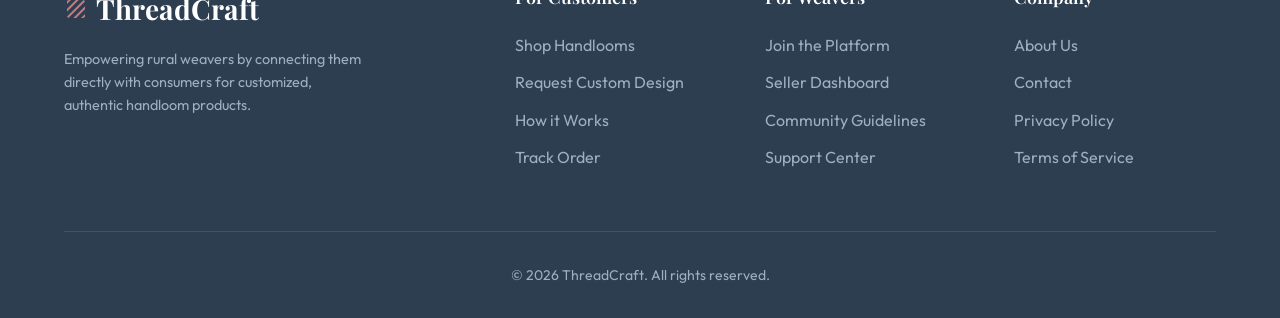
<file: order-tracking.html>
<!DOCTYPE html>
<html lang="en">
<head>
    <meta charset="UTF-8">
    <meta name="viewport" content="width=device-width, initial-scale=1.0">
    <title>Track Order | ThreadCraft</title>
    <link rel="stylesheet" href="css/style.css">
    <link rel="stylesheet" href="css/dashboard.css">
    <link rel="stylesheet" href="css/checkout.css">
    <link href="https://fonts.googleapis.com/icon?family=Material+Icons+Outlined" rel="stylesheet">
</head>
<body style="background-color: var(--bg-light);">
    
    <header>
        <div class="container navbar">
            <a href="index.html" class="logo">
                <span class="material-icons-outlined">texture</span> ThreadCraft
            </a>
            <div class="nav-actions">
                <a href="dashboard-customer.html" class="btn btn-outline">My Dashboard</a>
            </div>
        </div>
    </header>

    <div class="container tracking-container">
        
        <div class="order-header">
            <div>
                <p style="color: var(--text-muted); font-size: 0.875rem; text-transform: uppercase;">Order #TC-8492</p>
                <h2 style="font-family: var(--font-body);">Custom Ikat Saree</h2>
                <p style="margin-top: 4px;"><strong>Artisan:</strong> Lakshmi Devi (Pochampally, TS)</p>
            </div>
            <div style="text-align: right;">
                <p style="color: var(--text-muted); font-size: 0.875rem;">Expected Delivery</p>
                <h3 style="color: var(--primary);">Oct 15, 2026</h3>
            </div>
        </div>

        <div class="timeline">
            <!-- Event 1: Placed -->
            <div class="timeline-event completed">
                <div class="timeline-icon"><span class="material-icons-outlined" style="font-size: 16px;">receipt</span></div>
                <div class="timeline-date">Sep 28, 2026 - 10:30 AM</div>
                <div class="timeline-content">
                    <h4>Order Placed & Design Finalized</h4>
                    <p>You and Lakshmi finalized the indigo & gold design. The advance payment of ₹4,250 was successfully transferred to Lakshmi's account.</p>
                </div>
            </div>

            <!-- Event 2: Materials -->
            <div class="timeline-event completed">
                <div class="timeline-icon"><span class="material-icons-outlined" style="font-size: 16px;">category</span></div>
                <div class="timeline-date">Oct 01, 2026 - 02:15 PM</div>
                <div class="timeline-content">
                    <h4>Yarn Dyeing Process Started</h4>
                    <p>Lakshmi has sourced pure silk yarn and has begun the intricate tie-and-dye (Ikat) process for your chosen motif.</p>
                </div>
            </div>

            <!-- Event 3: On Loom (Active) -->
            <div class="timeline-event active">
                <div class="timeline-icon"><span class="material-icons-outlined" style="font-size: 16px;">precision_manufacturing</span></div>
                <div class="timeline-date">Oct 05, 2026 - 11:00 AM (Current Status)</div>
                <div class="timeline-content">
                    <h4>On the Loom! (40% Complete)</h4>
                    <p>Lakshmi has updated your order status. She is currently weaving the main body of the saree. She sent you a photo of the progress!</p>
                    <img src="images/hero-weaver.png" alt="Loom Progress" class="loom-image">
                    <div style="margin-top: 16px;">
                        <a href="custom-design.html" class="btn btn-outline" style="padding: 8px 16px; font-size: 0.875rem;"><span class="material-icons-outlined" style="font-size: 18px; margin-right: 4px;">chat</span> Send message to Lakshmi</a>
                    </div>
                </div>
            </div>

            <!-- Event 4: Quality Check (Pending) -->
            <div class="timeline-event">
                <div class="timeline-icon"></div>
                <div class="timeline-date">Pending</div>
                <div class="timeline-content">
                    <h4>Quality Check & Finishing</h4>
                    <p>Once weaving is complete, the saree will be washed, ironed, and checked for quality before packing.</p>
                </div>
            </div>

            <!-- Event 5: Shipped (Pending) -->
            <div class="timeline-event">
                <div class="timeline-icon"></div>
                <div class="timeline-date">Pending</div>
                <div class="timeline-content">
                    <h4>Shipped directly from Village</h4>
                    <p>The package will be handed over to India Post Rural Logistics for delivery to your address.</p>
                </div>
            </div>
        </div>

    </div>

    <!-- Footer -->
    <footer>
        <div class="container">
            <div class="footer-grid">
                <div class="footer-brand">
                    <a href="index.html" class="logo">
                        <span class="material-icons-outlined">texture</span> ThreadCraft
                    </a>
                    <p>Empowering rural weavers by connecting them directly with consumers for customized, authentic handloom products.</p>
                </div>
                <div>
                    <h4 class="footer-title">For Customers</h4>
                    <ul class="footer-links">
                        <li><a href="catalog.html">Shop Handlooms</a></li>
                        <li><a href="custom-design.html">Request Custom Design</a></li>
                        <li><a href="our-story.html">How it Works</a></li>
                        <li><a href="order-tracking.html">Track Order</a></li>
                    </ul>
                </div>
                <div>
                    <h4 class="footer-title">For Weavers</h4>
                    <ul class="footer-links">
                        <li><a href="register.html">Join the Platform</a></li>
                        <li><a href="dashboard-weaver.html">Seller Dashboard</a></li>
                        <li><a href="our-story.html">Community Guidelines</a></li>
                        <li><a href="our-story.html">Support Center</a></li>
                    </ul>
                </div>
                <div>
                    <h4 class="footer-title">Company</h4>
                    <ul class="footer-links">
                        <li><a href="our-story.html">About Us</a></li>
                        <li><a href="our-story.html">Contact</a></li>
                        <li><a href="our-story.html">Privacy Policy</a></li>
                        <li><a href="our-story.html">Terms of Service</a></li>
                    </ul>
                </div>
            </div>
            <div class="footer-bottom">
                <p>&copy; 2026 ThreadCraft. All rights reserved.</p>
            </div>
        </div>
    </footer>
    <script src="js/main.js"></script>

</body>
</html>
</file>
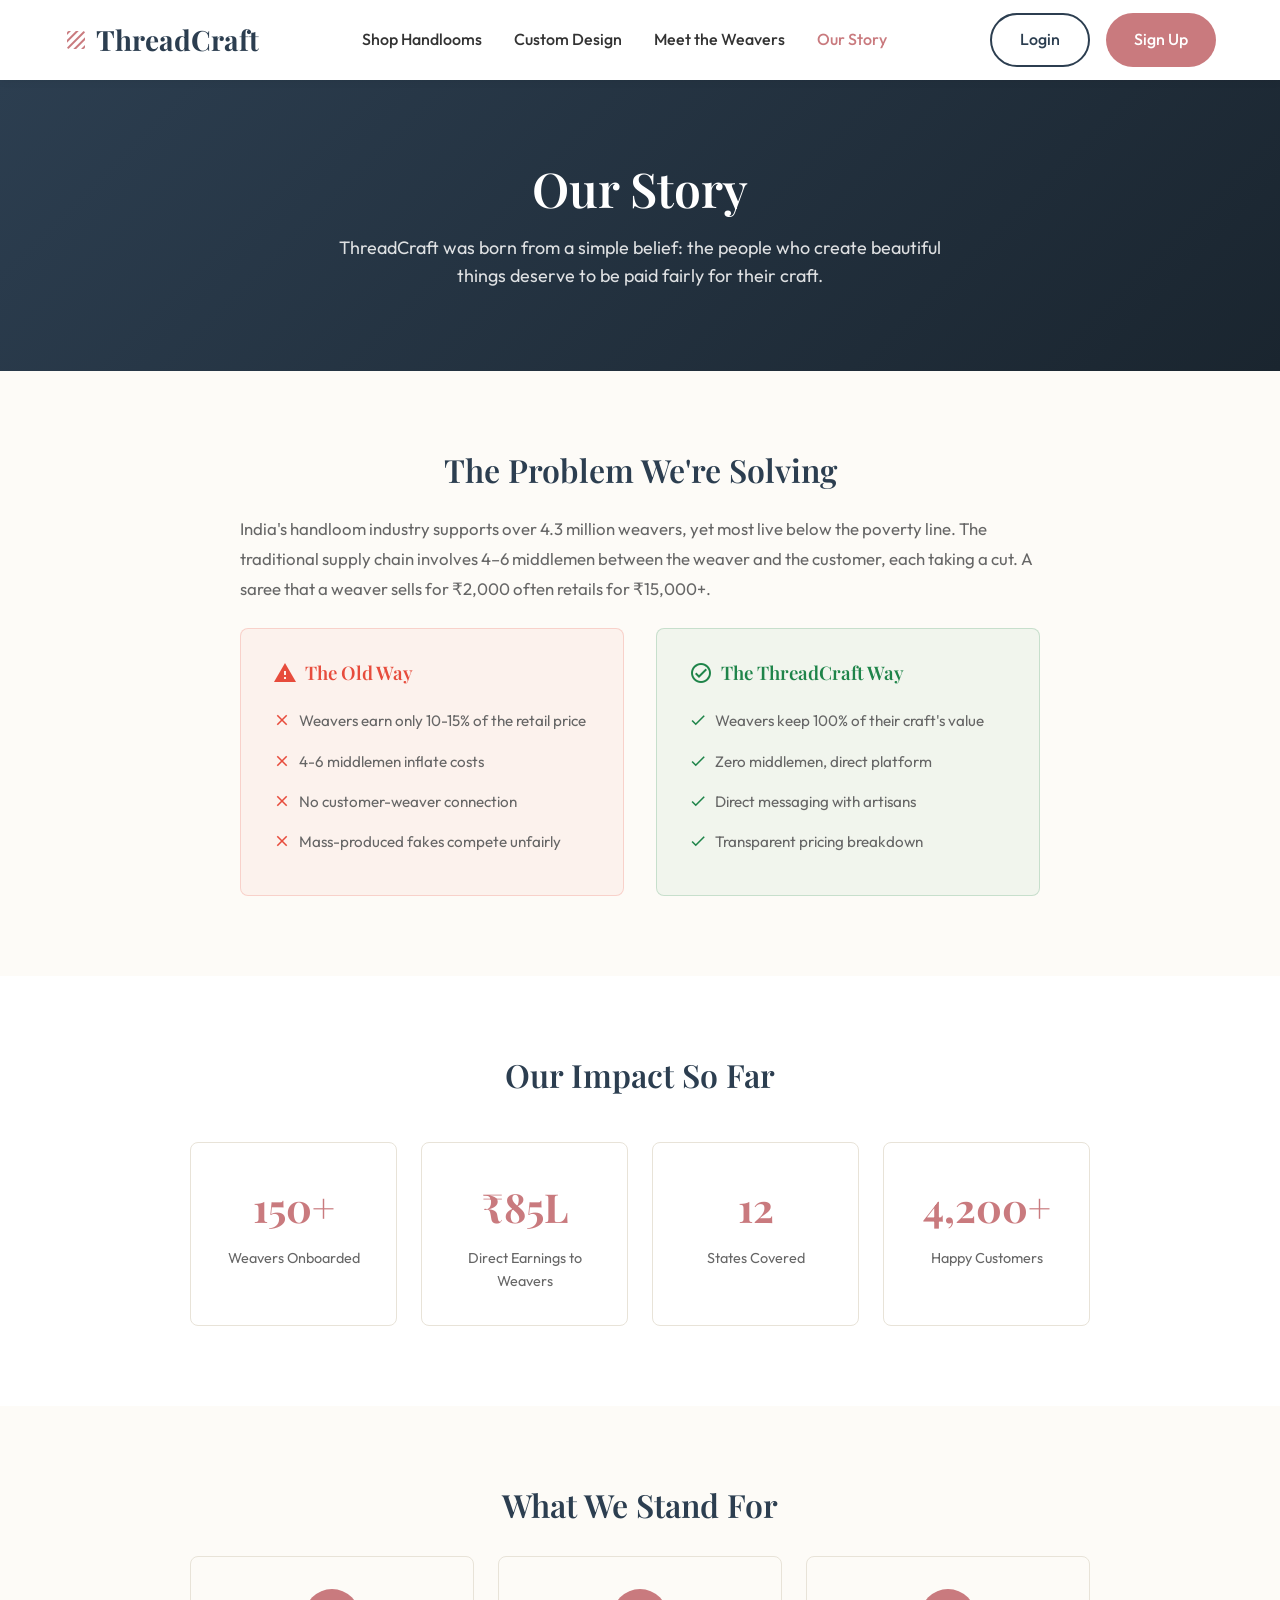
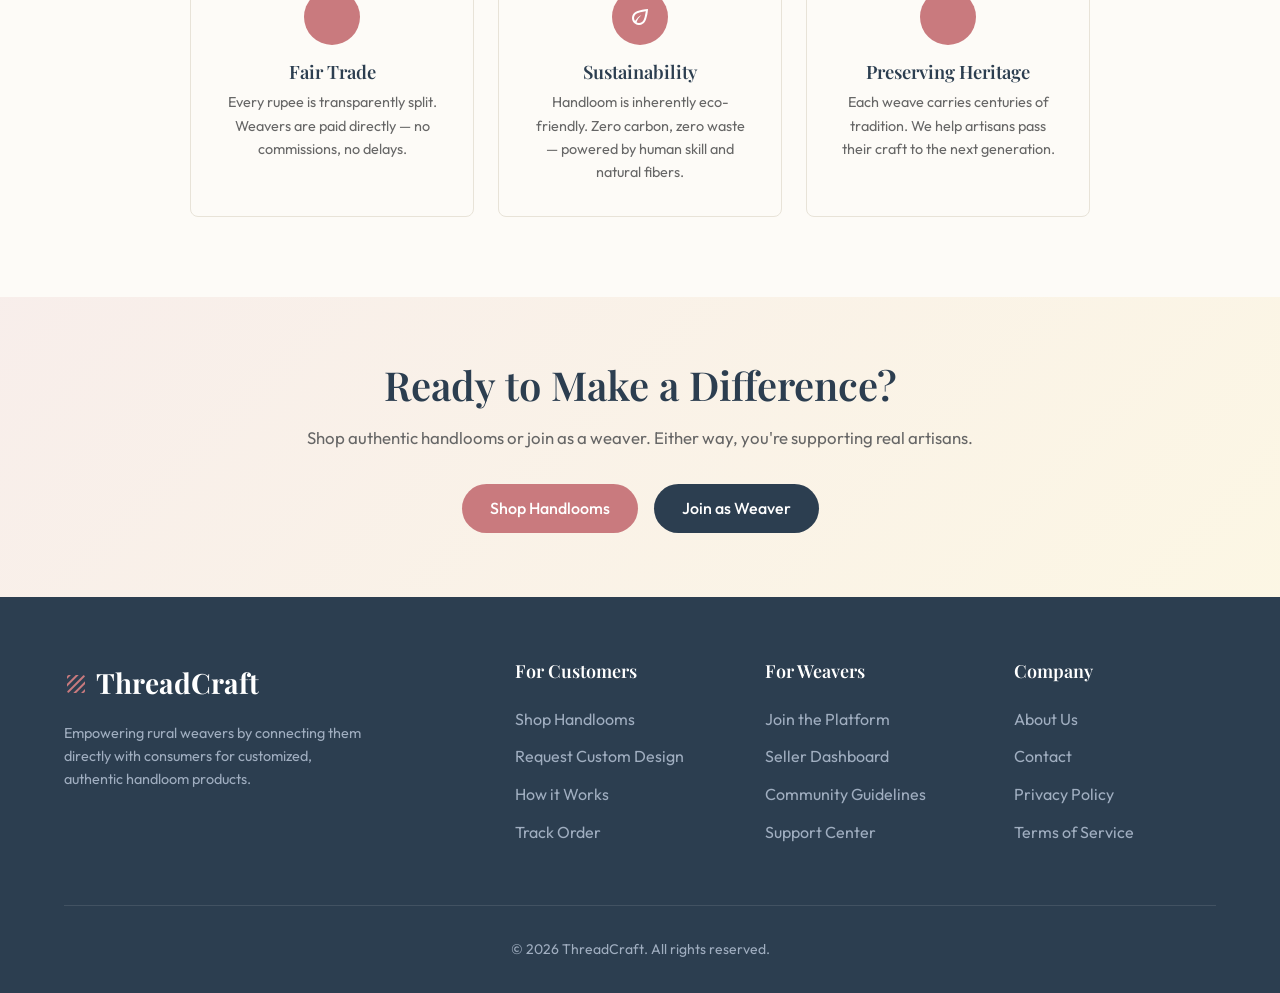
<file: our-story.html>
<!DOCTYPE html>
<html lang="en">
<head>
    <meta charset="UTF-8">
    <meta name="viewport" content="width=device-width, initial-scale=1.0">
    <title>Our Story | ThreadCraft</title>
    <meta name="description" content="ThreadCraft connects you directly with India's rural master weavers. No middlemen, fair prices, authentic handloom.">
    <link rel="stylesheet" href="css/style.css">
    <link href="https://fonts.googleapis.com/icon?family=Material+Icons+Outlined" rel="stylesheet">
    <style>
        .story-hero {
            background: linear-gradient(135deg, var(--secondary) 0%, #1a252f 100%);
            padding: 5rem 0;
            text-align: center;
            color: white;
        }
        .story-hero h1 {
            color: white;
            font-size: 3rem;
            margin-bottom: 1rem;
        }
        .story-hero p {
            font-size: 1.125rem;
            opacity: 0.85;
            max-width: 650px;
            margin: 0 auto;
        }
        .story-section {
            padding: 5rem 0;
        }
        .story-section:nth-child(even) {
            background-color: var(--bg-white);
        }
        .story-content {
            max-width: 800px;
            margin: 0 auto;
        }
        .story-content h2 {
            font-size: 2rem;
            margin-bottom: 1.5rem;
            text-align: center;
        }
        .story-content p {
            font-size: 1.05rem;
            line-height: 1.8;
            color: var(--text-muted);
            margin-bottom: 1.5rem;
        }
        .problem-solution {
            display: grid;
            grid-template-columns: 1fr 1fr;
            gap: 2rem;
            margin-top: 2rem;
        }
        .problem-card, .solution-card {
            padding: 2rem;
            border-radius: var(--radius);
            border: 1px solid var(--border);
        }
        .problem-card {
            background: rgba(231, 76, 60, 0.05);
            border-color: rgba(231, 76, 60, 0.2);
        }
        .problem-card h3 {
            color: #e74c3c;
            margin-bottom: 1rem;
            display: flex;
            align-items: center;
            gap: 8px;
        }
        .solution-card {
            background: rgba(30, 132, 73, 0.05);
            border-color: rgba(30, 132, 73, 0.2);
        }
        .solution-card h3 {
            color: #1e8449;
            margin-bottom: 1rem;
            display: flex;
            align-items: center;
            gap: 8px;
        }
        .problem-card ul, .solution-card ul {
            list-style: none;
            padding: 0;
        }
        .problem-card li, .solution-card li {
            padding: 8px 0;
            font-size: 0.95rem;
            color: var(--text-muted);
            display: flex;
            align-items: flex-start;
            gap: 8px;
        }
        .problem-card li .material-icons-outlined {
            color: #e74c3c;
            font-size: 18px;
            margin-top: 2px;
        }
        .solution-card li .material-icons-outlined {
            color: #1e8449;
            font-size: 18px;
            margin-top: 2px;
        }
        .impact-grid {
            display: grid;
            grid-template-columns: repeat(4, 1fr);
            gap: 24px;
            margin-top: 3rem;
        }
        .impact-stat {
            text-align: center;
            padding: 2rem;
            background: var(--bg-white);
            border-radius: var(--radius);
            border: 1px solid var(--border);
            transition: var(--transition);
        }
        .impact-stat:hover {
            transform: translateY(-4px);
            box-shadow: var(--shadow-md);
        }
        .impact-stat .stat-number {
            font-size: 2.5rem;
            font-weight: 700;
            color: var(--primary);
            font-family: var(--font-heading);
        }
        .impact-stat .stat-label {
            font-size: 0.9rem;
            color: var(--text-muted);
            margin-top: 8px;
        }
        .values-grid {
            display: grid;
            grid-template-columns: repeat(3, 1fr);
            gap: 24px;
            margin-top: 2rem;
        }
        .value-card {
            text-align: center;
            padding: 2rem;
            background: var(--bg-light);
            border-radius: var(--radius);
            border: 1px solid var(--border);
        }
        .value-card .value-icon {
            width: 56px;
            height: 56px;
            background: var(--primary);
            color: white;
            border-radius: 50%;
            display: flex;
            align-items: center;
            justify-content: center;
            margin: 0 auto 1rem;
        }
        .value-card h3 {
            font-size: 1.15rem;
            margin-bottom: 0.5rem;
        }
        .value-card p {
            font-size: 0.9rem;
            color: var(--text-muted);
            margin-bottom: 0;
        }
        .cta-section {
            text-align: center;
            padding: 4rem 0;
            background: linear-gradient(135deg, rgba(201, 122, 126, 0.1) 0%, rgba(244, 208, 63, 0.1) 100%);
        }
        .cta-section h2 {
            margin-bottom: 1rem;
        }
        .cta-section p {
            color: var(--text-muted);
            margin-bottom: 2rem;
            font-size: 1.05rem;
        }
        .cta-buttons {
            display: flex;
            gap: 16px;
            justify-content: center;
        }
    </style>
</head>
<body>
    
    <header>
        <div class="container navbar">
            <a href="index.html" class="logo">
                <span class="material-icons-outlined">texture</span> ThreadCraft
            </a>
            <nav class="nav-links">
                <a href="catalog.html">Shop Handlooms</a>
                <a href="custom-design.html">Custom Design</a>
                <a href="weavers.html">Meet the Weavers</a>
                <a href="our-story.html" style="color: var(--primary);">Our Story</a>
            </nav>
            <div class="nav-actions">
                <a href="login.html" class="btn btn-outline">Login</a>
                <a href="register.html" class="btn btn-primary">Sign Up</a>
            </div>
        </div>
    </header>

    <!-- Hero -->
    <section class="story-hero">
        <div class="container">
            <h1>Our Story</h1>
            <p>ThreadCraft was born from a simple belief: the people who create beautiful things deserve to be paid fairly for their craft.</p>
        </div>
    </section>

    <!-- The Problem & Solution -->
    <section class="story-section">
        <div class="container">
            <div class="story-content">
                <h2>The Problem We're Solving</h2>
                <p>India's handloom industry supports over 4.3 million weavers, yet most live below the poverty line. The traditional supply chain involves 4–6 middlemen between the weaver and the customer, each taking a cut. A saree that a weaver sells for ₹2,000 often retails for ₹15,000+.</p>
            </div>
            <div class="problem-solution" style="max-width: 800px; margin: 0 auto;">
                <div class="problem-card">
                    <h3><span class="material-icons-outlined">warning</span> The Old Way</h3>
                    <ul>
                        <li><span class="material-icons-outlined">close</span> Weavers earn only 10-15% of the retail price</li>
                        <li><span class="material-icons-outlined">close</span> 4-6 middlemen inflate costs</li>
                        <li><span class="material-icons-outlined">close</span> No customer-weaver connection</li>
                        <li><span class="material-icons-outlined">close</span> Mass-produced fakes compete unfairly</li>
                    </ul>
                </div>
                <div class="solution-card">
                    <h3><span class="material-icons-outlined">check_circle</span> The ThreadCraft Way</h3>
                    <ul>
                        <li><span class="material-icons-outlined">check</span> Weavers keep 100% of their craft's value</li>
                        <li><span class="material-icons-outlined">check</span> Zero middlemen, direct platform</li>
                        <li><span class="material-icons-outlined">check</span> Direct messaging with artisans</li>
                        <li><span class="material-icons-outlined">check</span> Transparent pricing breakdown</li>
                    </ul>
                </div>
            </div>
        </div>
    </section>

    <!-- Impact Stats -->
    <section class="story-section" style="background-color: var(--bg-white);">
        <div class="container">
            <div class="story-content">
                <h2>Our Impact So Far</h2>
            </div>
            <div class="impact-grid" style="max-width: 900px; margin: 3rem auto 0;">
                <div class="impact-stat">
                    <div class="stat-number">150+</div>
                    <div class="stat-label">Weavers Onboarded</div>
                </div>
                <div class="impact-stat">
                    <div class="stat-number">₹85L</div>
                    <div class="stat-label">Direct Earnings to Weavers</div>
                </div>
                <div class="impact-stat">
                    <div class="stat-number">12</div>
                    <div class="stat-label">States Covered</div>
                </div>
                <div class="impact-stat">
                    <div class="stat-number">4,200+</div>
                    <div class="stat-label">Happy Customers</div>
                </div>
            </div>
        </div>
    </section>

    <!-- Our Values -->
    <section class="story-section">
        <div class="container">
            <div class="story-content">
                <h2>What We Stand For</h2>
            </div>
            <div class="values-grid" style="max-width: 900px; margin: 2rem auto 0;">
                <div class="value-card">
                    <div class="value-icon"><span class="material-icons-outlined">handshake</span></div>
                    <h3>Fair Trade</h3>
                    <p>Every rupee is transparently split. Weavers are paid directly — no commissions, no delays.</p>
                </div>
                <div class="value-card">
                    <div class="value-icon"><span class="material-icons-outlined">eco</span></div>
                    <h3>Sustainability</h3>
                    <p>Handloom is inherently eco-friendly. Zero carbon, zero waste — powered by human skill and natural fibers.</p>
                </div>
                <div class="value-card">
                    <div class="value-icon"><span class="material-icons-outlined">diversity_3</span></div>
                    <h3>Preserving Heritage</h3>
                    <p>Each weave carries centuries of tradition. We help artisans pass their craft to the next generation.</p>
                </div>
            </div>
        </div>
    </section>

    <!-- CTA -->
    <section class="cta-section">
        <div class="container">
            <h2 class="section-title">Ready to Make a Difference?</h2>
            <p>Shop authentic handlooms or join as a weaver. Either way, you're supporting real artisans.</p>
            <div class="cta-buttons">
                <a href="catalog.html" class="btn btn-primary">Shop Handlooms</a>
                <a href="register.html" class="btn btn-secondary">Join as Weaver</a>
            </div>
        </div>
    </section>

    <!-- Footer -->
    <footer>
        <div class="container">
            <div class="footer-grid">
                <div class="footer-brand">
                    <a href="index.html" class="logo">
                        <span class="material-icons-outlined">texture</span> ThreadCraft
                    </a>
                    <p>Empowering rural weavers by connecting them directly with consumers for customized, authentic handloom products.</p>
                </div>
                <div>
                    <h4 class="footer-title">For Customers</h4>
                    <ul class="footer-links">
                        <li><a href="catalog.html">Shop Handlooms</a></li>
                        <li><a href="custom-design.html">Request Custom Design</a></li>
                        <li><a href="our-story.html">How it Works</a></li>
                        <li><a href="order-tracking.html">Track Order</a></li>
                    </ul>
                </div>
                <div>
                    <h4 class="footer-title">For Weavers</h4>
                    <ul class="footer-links">
                        <li><a href="register.html">Join the Platform</a></li>
                        <li><a href="dashboard-weaver.html">Seller Dashboard</a></li>
                        <li><a href="our-story.html">Community Guidelines</a></li>
                        <li><a href="our-story.html">Support Center</a></li>
                    </ul>
                </div>
                <div>
                    <h4 class="footer-title">Company</h4>
                    <ul class="footer-links">
                        <li><a href="our-story.html">About Us</a></li>
                        <li><a href="our-story.html">Contact</a></li>
                        <li><a href="our-story.html">Privacy Policy</a></li>
                        <li><a href="our-story.html">Terms of Service</a></li>
                    </ul>
                </div>
            </div>
            <div class="footer-bottom">
                <p>&copy; 2026 ThreadCraft. All rights reserved.</p>
            </div>
        </div>
    </footer>
    <script src="js/main.js"></script>

</body>
</html>
</file>
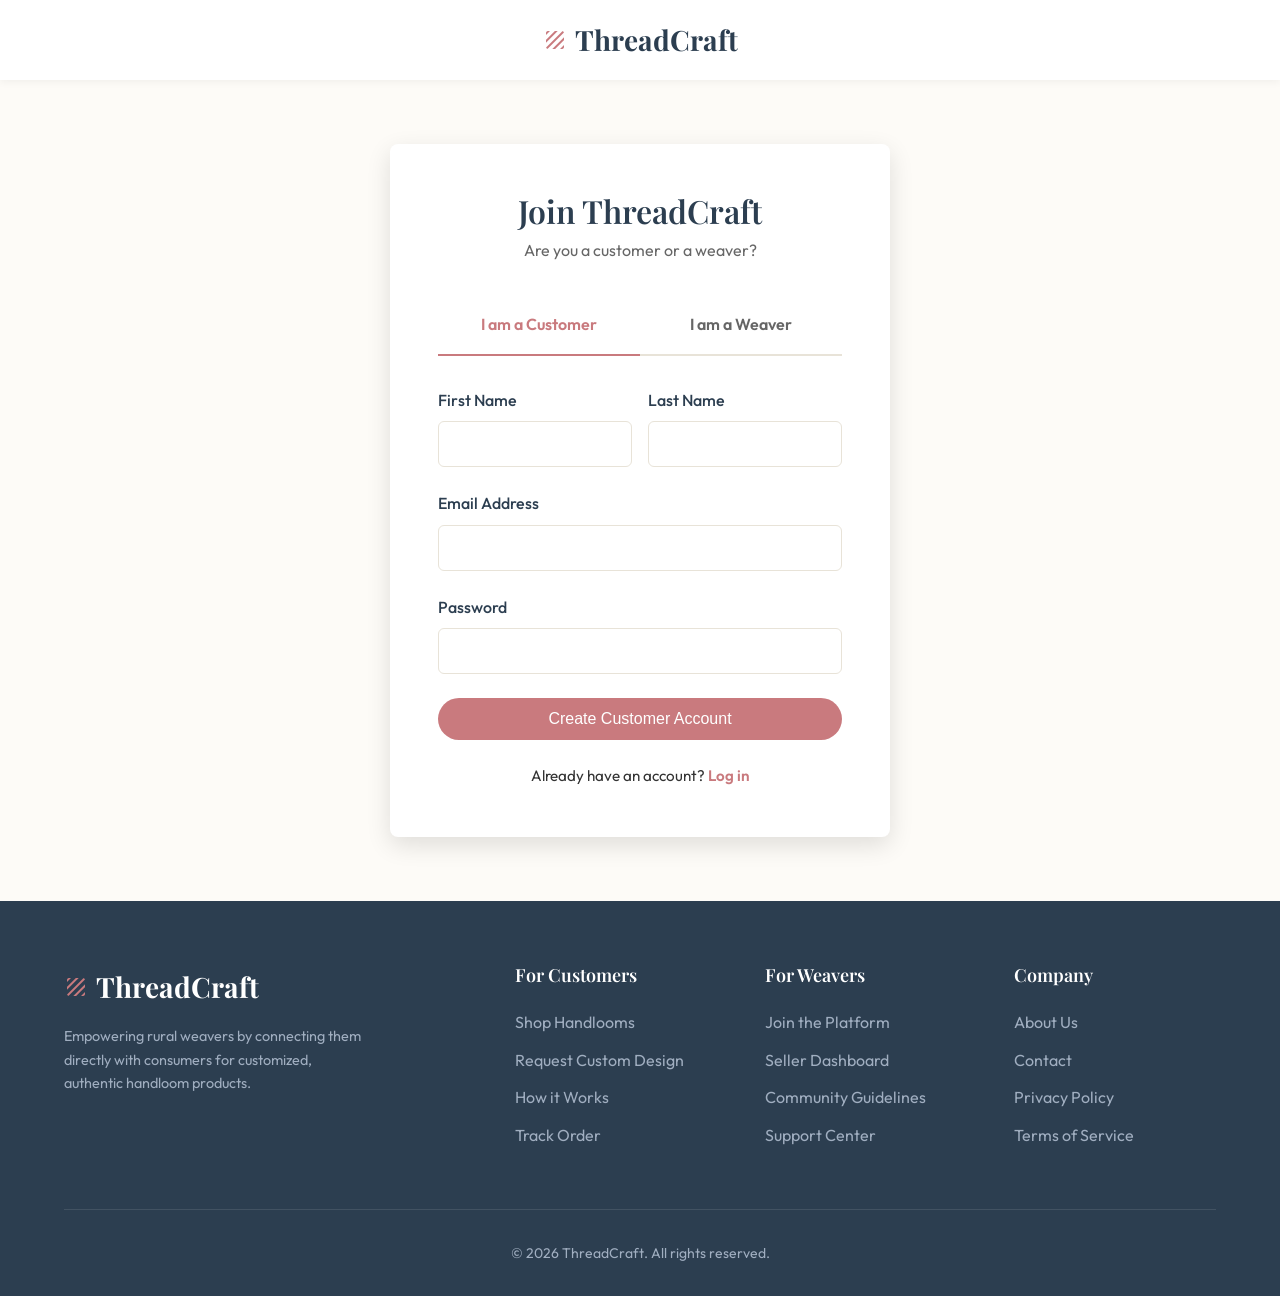
<file: register.html>
<!DOCTYPE html>
<html lang="en">
<head>
    <meta charset="UTF-8">
    <meta name="viewport" content="width=device-width, initial-scale=1.0">
    <title>Register | ThreadCraft</title>
    <link rel="stylesheet" href="css/style.css">
    <link rel="stylesheet" href="css/forms.css">
    <link href="https://fonts.googleapis.com/icon?family=Material+Icons+Outlined" rel="stylesheet">
</head>
<body style="background-color: var(--bg-light);">
    
    <header>
        <div class="container navbar" style="justify-content: center;">
            <a href="index.html" class="logo">
                <span class="material-icons-outlined">texture</span> ThreadCraft
            </a>
        </div>
    </header>

    <div class="container">
        <div class="auth-container">
            <div class="auth-header">
                <h2>Join ThreadCraft</h2>
                <p>Are you a customer or a weaver?</p>
            </div>

            <!-- Tabs -->
            <div class="auth-tabs">
                <div class="auth-tab active" onclick="switchTab('customer')" id="tab-customer">I am a Customer</div>
                <div class="auth-tab" onclick="switchTab('weaver')" id="tab-weaver">I am a Weaver</div>
            </div>

            <!-- Customer Form -->
            <form action="catalog.html" id="form-customer">
                <div class="form-row">
                    <div class="form-group">
                        <label for="fname">First Name</label>
                        <input type="text" id="fname" class="form-control" required>
                    </div>
                    <div class="form-group">
                        <label for="lname">Last Name</label>
                        <input type="text" id="lname" class="form-control" required>
                    </div>
                </div>
                
                <div class="form-group">
                    <label for="c-email">Email Address</label>
                    <input type="email" id="c-email" class="form-control" required>
                </div>
                
                <div class="form-group">
                    <label for="c-password">Password</label>
                    <input type="password" id="c-password" class="form-control" required>
                </div>

                <button type="submit" class="btn btn-primary" style="width: 100%;">Create Customer Account</button>
            </form>

            <!-- Weaver Form (Hidden by default) -->
            <form action="dashboard-weaver.html" id="form-weaver" style="display: none;">
                <div class="form-group">
                    <label for="w-name">Full Name</label>
                    <input type="text" id="w-name" class="form-control" required>
                </div>
                
                <div class="form-group">
                    <label for="w-phone">Phone Number (WhatsApp)</label>
                    <input type="tel" id="w-phone" class="form-control" required>
                </div>

                <div class="form-group">
                    <label for="w-location">Village / Town / City</label>
                    <input type="text" id="w-location" class="form-control" required>
                </div>

                <div class="form-group">
                    <label for="w-craft">Specialty Craft (e.g. Banarasi, Ikat)</label>
                    <select id="w-craft" class="form-control" required>
                        <option value="">Select your specialty</option>
                        <option value="banarasi">Banarasi Silk</option>
                        <option value="chanderi">Chanderi</option>
                        <option value="ikat">Ikat / Pochampally</option>
                        <option value="kanjeevaram">Kanjeevaram</option>
                        <option value="khadi">Khadi / Cotton</option>
                        <option value="other">Other</option>
                    </select>
                </div>

                <button type="submit" class="btn btn-secondary" style="width: 100%;">Apply as Weaver</button>
                <p style="font-size: 0.85rem; color: var(--text-muted); text-align: center; margin-top: 1rem;">Our team will contact you to verify your artisan status.</p>
            </form>

            <div class="auth-footer">
                Already have an account? <a href="login.html">Log in</a>
            </div>
        </div>
    </div>

    <!-- Footer -->
    <footer>
        <div class="container">
            <div class="footer-grid">
                <div class="footer-brand">
                    <a href="index.html" class="logo">
                        <span class="material-icons-outlined">texture</span> ThreadCraft
                    </a>
                    <p>Empowering rural weavers by connecting them directly with consumers for customized, authentic handloom products.</p>
                </div>
                <div>
                    <h4 class="footer-title">For Customers</h4>
                    <ul class="footer-links">
                        <li><a href="catalog.html">Shop Handlooms</a></li>
                        <li><a href="custom-design.html">Request Custom Design</a></li>
                        <li><a href="our-story.html">How it Works</a></li>
                        <li><a href="order-tracking.html">Track Order</a></li>
                    </ul>
                </div>
                <div>
                    <h4 class="footer-title">For Weavers</h4>
                    <ul class="footer-links">
                        <li><a href="register.html">Join the Platform</a></li>
                        <li><a href="dashboard-weaver.html">Seller Dashboard</a></li>
                        <li><a href="our-story.html">Community Guidelines</a></li>
                        <li><a href="our-story.html">Support Center</a></li>
                    </ul>
                </div>
                <div>
                    <h4 class="footer-title">Company</h4>
                    <ul class="footer-links">
                        <li><a href="our-story.html">About Us</a></li>
                        <li><a href="our-story.html">Contact</a></li>
                        <li><a href="our-story.html">Privacy Policy</a></li>
                        <li><a href="our-story.html">Terms of Service</a></li>
                    </ul>
                </div>
            </div>
            <div class="footer-bottom">
                <p>&copy; 2026 ThreadCraft. All rights reserved.</p>
            </div>
        </div>
    </footer>

    <script>
        function switchTab(type) {
            // Update tabs
            document.getElementById('tab-customer').classList.remove('active');
            document.getElementById('tab-weaver').classList.remove('active');
            document.getElementById('tab-' + type).classList.add('active');

            // Update forms
            document.getElementById('form-customer').style.display = 'none';
            document.getElementById('form-weaver').style.display = 'none';
            document.getElementById('form-' + type).style.display = 'block';
        }
    </script>
    <script src="js/main.js"></script>
</body>
</html>
</file>
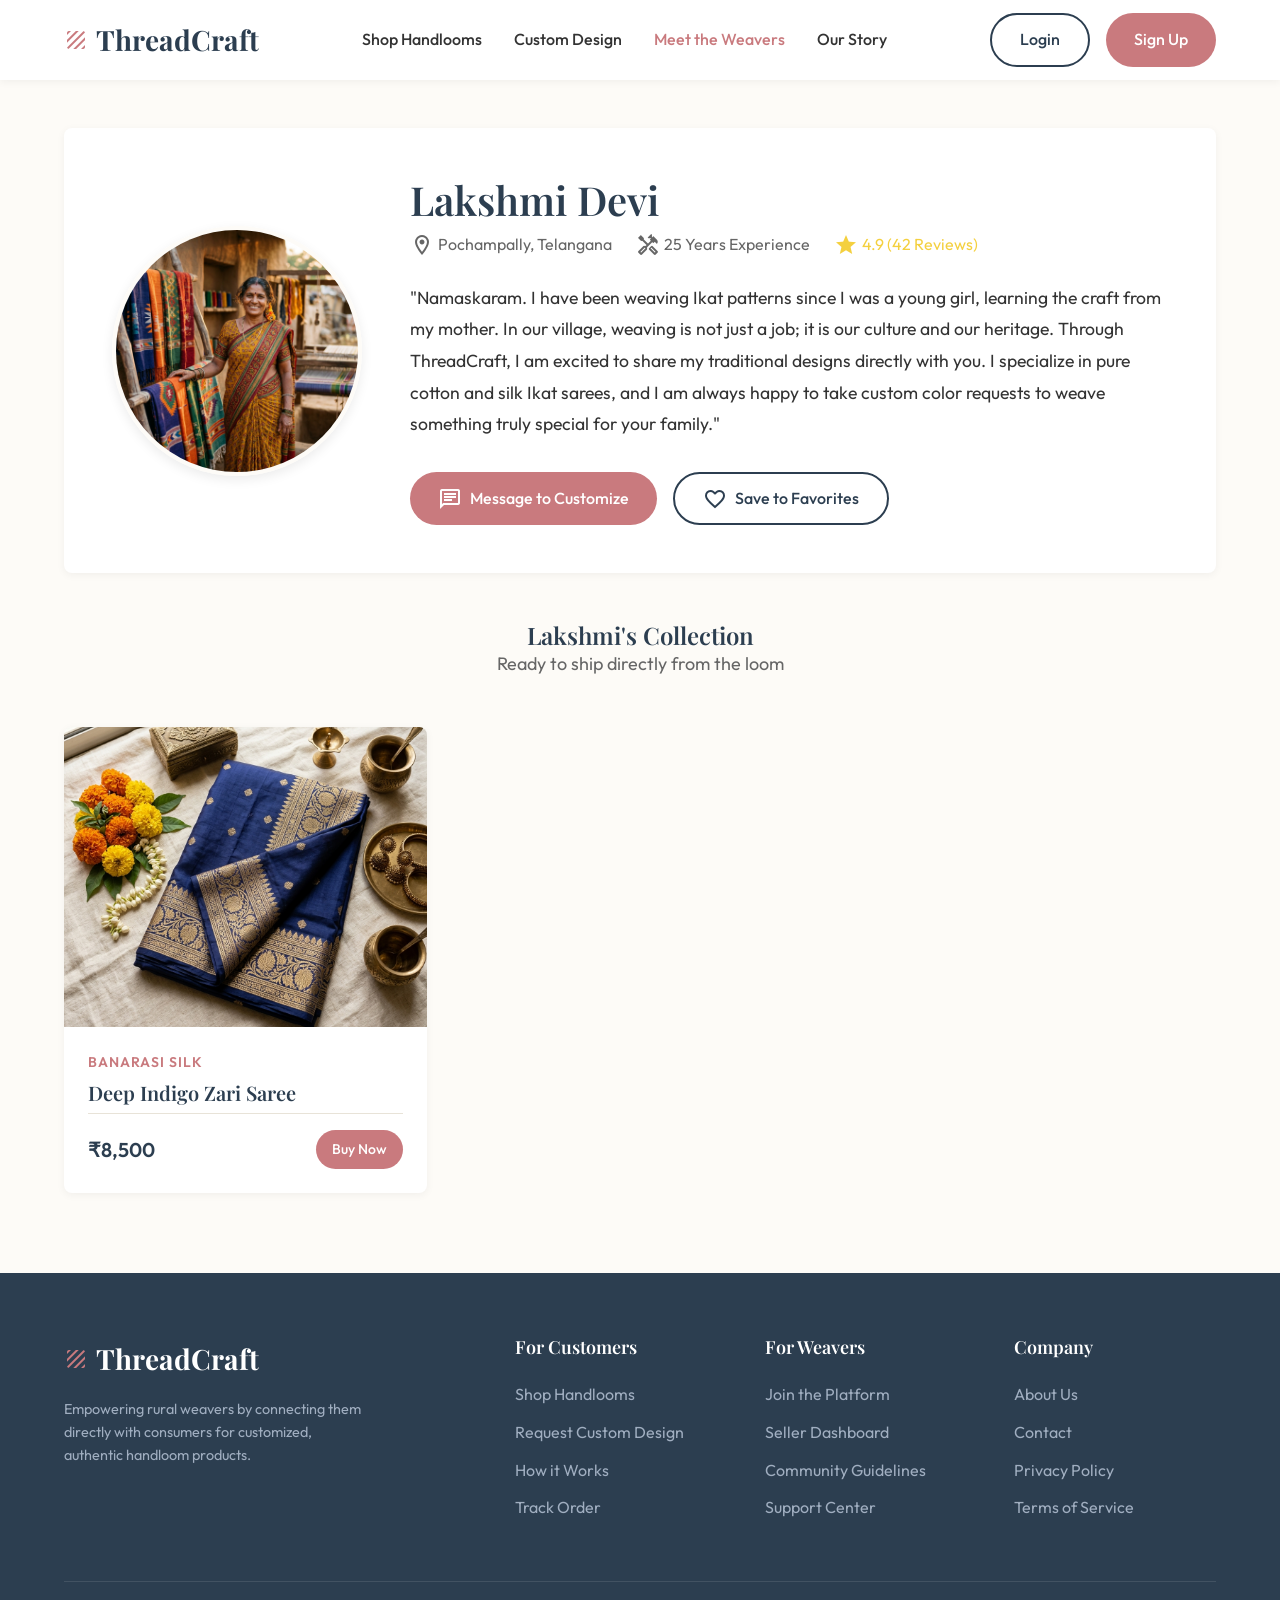
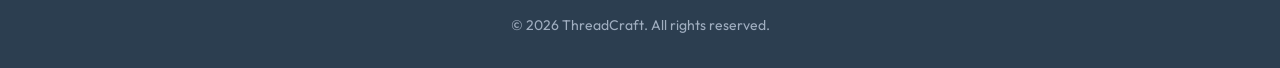
<file: weaver-profile.html>
<!DOCTYPE html>
<html lang="en">
<head>
    <meta charset="UTF-8">
    <meta name="viewport" content="width=device-width, initial-scale=1.0">
    <title>Lakshmi Devi | Weaver Profile | ThreadCraft</title>
    <link rel="stylesheet" href="css/style.css">
    <link rel="stylesheet" href="css/catalog.css">
    <link href="https://fonts.googleapis.com/icon?family=Material+Icons+Outlined" rel="stylesheet">
</head>
<body>
    
    <header>
        <div class="container navbar">
            <a href="index.html" class="logo">
                <span class="material-icons-outlined">texture</span> ThreadCraft
            </a>
            <nav class="nav-links">
                <a href="catalog.html">Shop Handlooms</a>
                <a href="custom-design.html">Custom Design</a>
                <a href="weavers.html" style="color: var(--primary);">Meet the Weavers</a>
                <a href="our-story.html">Our Story</a>
            </nav>
            <div class="nav-actions">
                <a href="login.html" class="btn btn-outline">Login</a>
                <a href="register.html" class="btn btn-primary">Sign Up</a>
            </div>
        </div>
    </header>

    <div class="container">
        
        <!-- Profile Header -->
        <div class="profile-header">
            <img src="images/weaver-portrait.png" alt="Lakshmi Devi" class="profile-img">
            <div class="profile-info">
                <h1>Lakshmi Devi</h1>
                <div class="profile-meta">
                    <span><span class="material-icons-outlined">location_on</span> Pochampally, Telangana</span>
                    <span><span class="material-icons-outlined">handyman</span> 25 Years Experience</span>
                    <span class="rating"><span class="material-icons-outlined">star</span> 4.9 (42 Reviews)</span>
                </div>
                <p class="profile-bio">
                    "Namaskaram. I have been weaving Ikat patterns since I was a young girl, learning the craft from my mother. In our village, weaving is not just a job; it is our culture and our heritage. Through ThreadCraft, I am excited to share my traditional designs directly with you. I specialize in pure cotton and silk Ikat sarees, and I am always happy to take custom color requests to weave something truly special for your family."
                </p>
                <div class="profile-actions">
                    <a href="custom-design.html" class="btn btn-primary"><span class="material-icons-outlined">chat</span> Message to Customize</a>
                    <a href="login.html" class="btn btn-outline"><span class="material-icons-outlined">favorite_border</span> Save to Favorites</a>
                </div>
            </div>
        </div>

        <!-- Weaver's Products -->
        <div class="text-center" style="margin-bottom: 2rem;">
            <h2>Lakshmi's Collection</h2>
            <p class="section-subtitle">Ready to ship directly from the loom</p>
        </div>

        <div class="product-grid" style="margin-bottom: 5rem;">
            <!-- Product 1 -->
            <div class="product-card">
                <img src="images/product-saree.png" alt="Indigo Silk Saree" class="product-image">
                <div class="product-info">
                    <div class="product-category">Banarasi Silk</div>
                    <h3 class="product-title">Deep Indigo Zari Saree</h3>
                    <div class="product-price">
                        <span class="price">₹8,500</span>
                        <a href="checkout.html" class="btn btn-primary" style="padding: 8px 16px; font-size: 0.875rem;">Buy Now</a>
                    </div>
                </div>
            </div>
        </div>

    </div>

    <!-- Footer -->
    <footer>
        <div class="container">
            <div class="footer-grid">
                <div class="footer-brand">
                    <a href="index.html" class="logo">
                        <span class="material-icons-outlined">texture</span> ThreadCraft
                    </a>
                    <p>Empowering rural weavers by connecting them directly with consumers for customized, authentic handloom products.</p>
                </div>
                <div>
                    <h4 class="footer-title">For Customers</h4>
                    <ul class="footer-links">
                        <li><a href="catalog.html">Shop Handlooms</a></li>
                        <li><a href="custom-design.html">Request Custom Design</a></li>
                        <li><a href="our-story.html">How it Works</a></li>
                        <li><a href="order-tracking.html">Track Order</a></li>
                    </ul>
                </div>
                <div>
                    <h4 class="footer-title">For Weavers</h4>
                    <ul class="footer-links">
                        <li><a href="register.html">Join the Platform</a></li>
                        <li><a href="dashboard-weaver.html">Seller Dashboard</a></li>
                        <li><a href="our-story.html">Community Guidelines</a></li>
                        <li><a href="our-story.html">Support Center</a></li>
                    </ul>
                </div>
                <div>
                    <h4 class="footer-title">Company</h4>
                    <ul class="footer-links">
                        <li><a href="our-story.html">About Us</a></li>
                        <li><a href="our-story.html">Contact</a></li>
                        <li><a href="our-story.html">Privacy Policy</a></li>
                        <li><a href="our-story.html">Terms of Service</a></li>
                    </ul>
                </div>
            </div>
            <div class="footer-bottom">
                <p>&copy; 2026 ThreadCraft. All rights reserved.</p>
            </div>
        </div>
    </footer>
    <script src="js/main.js"></script>

</body>
</html>
</file>
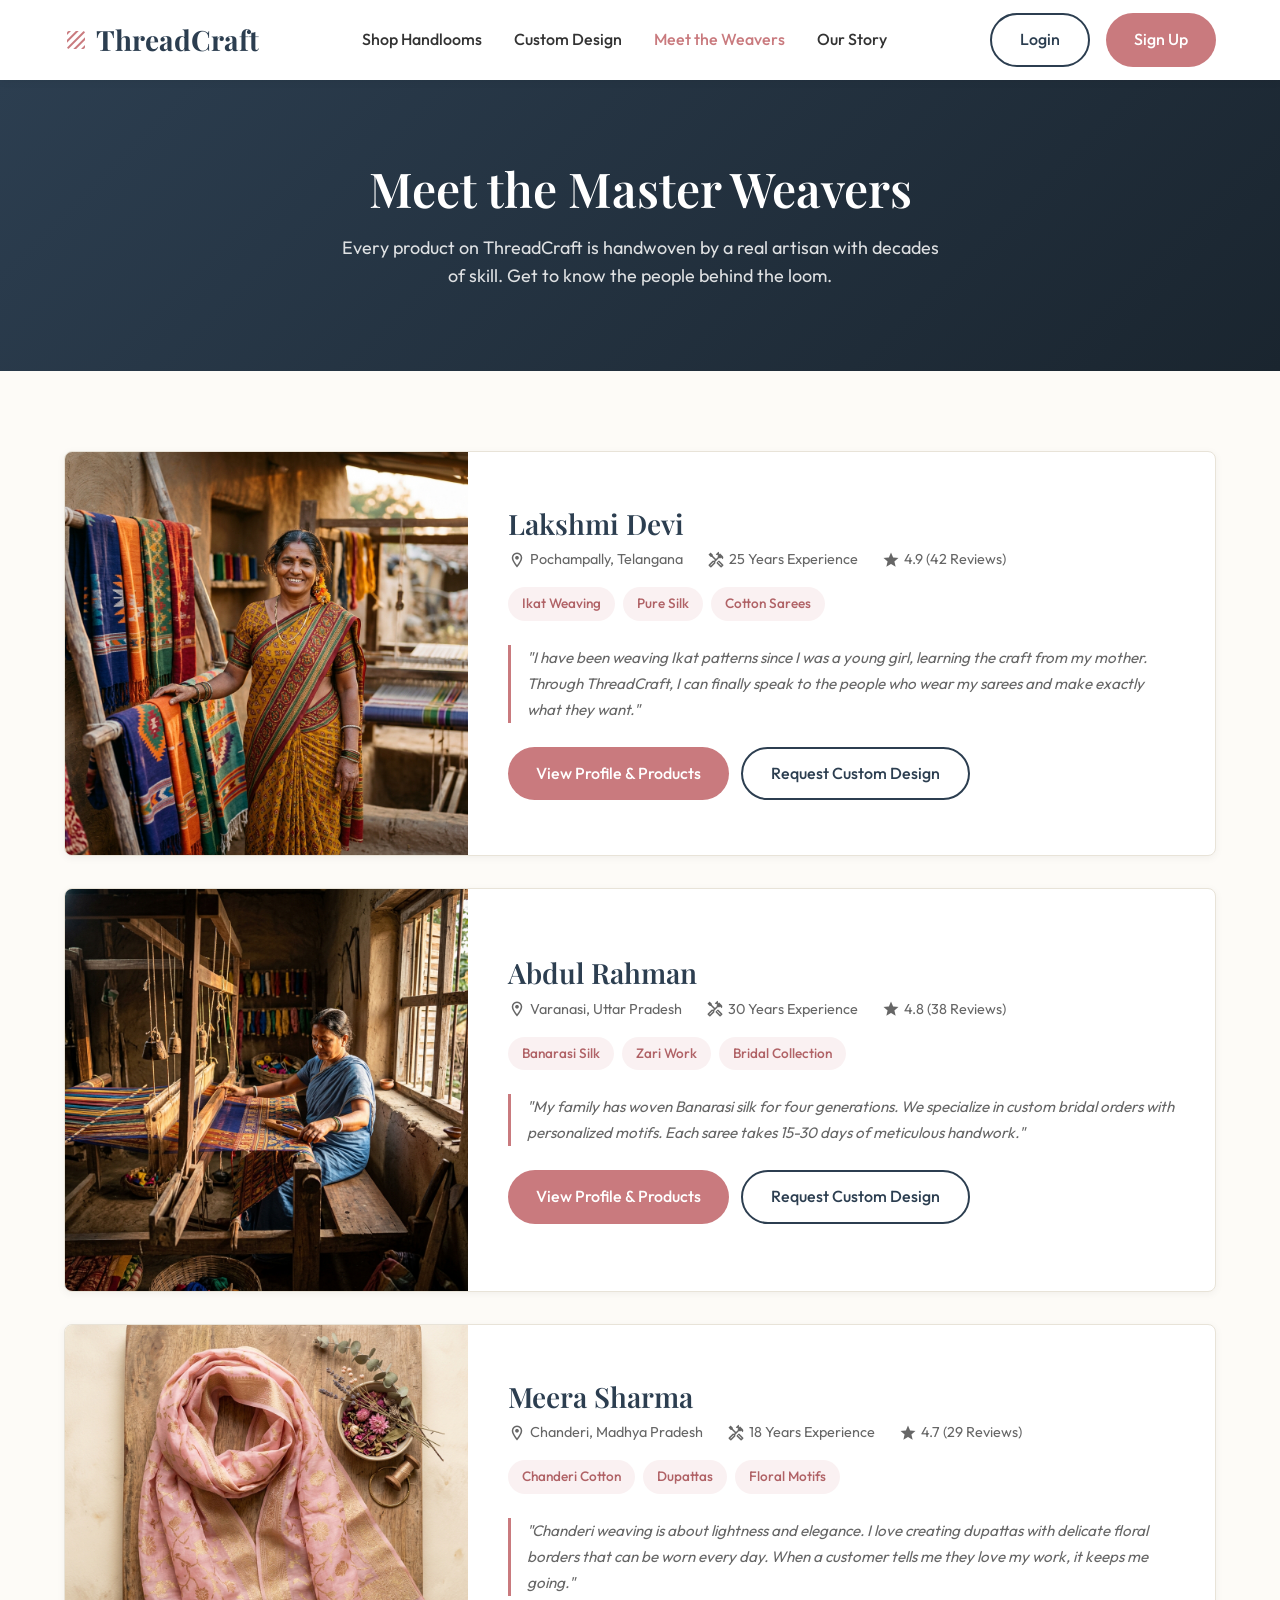
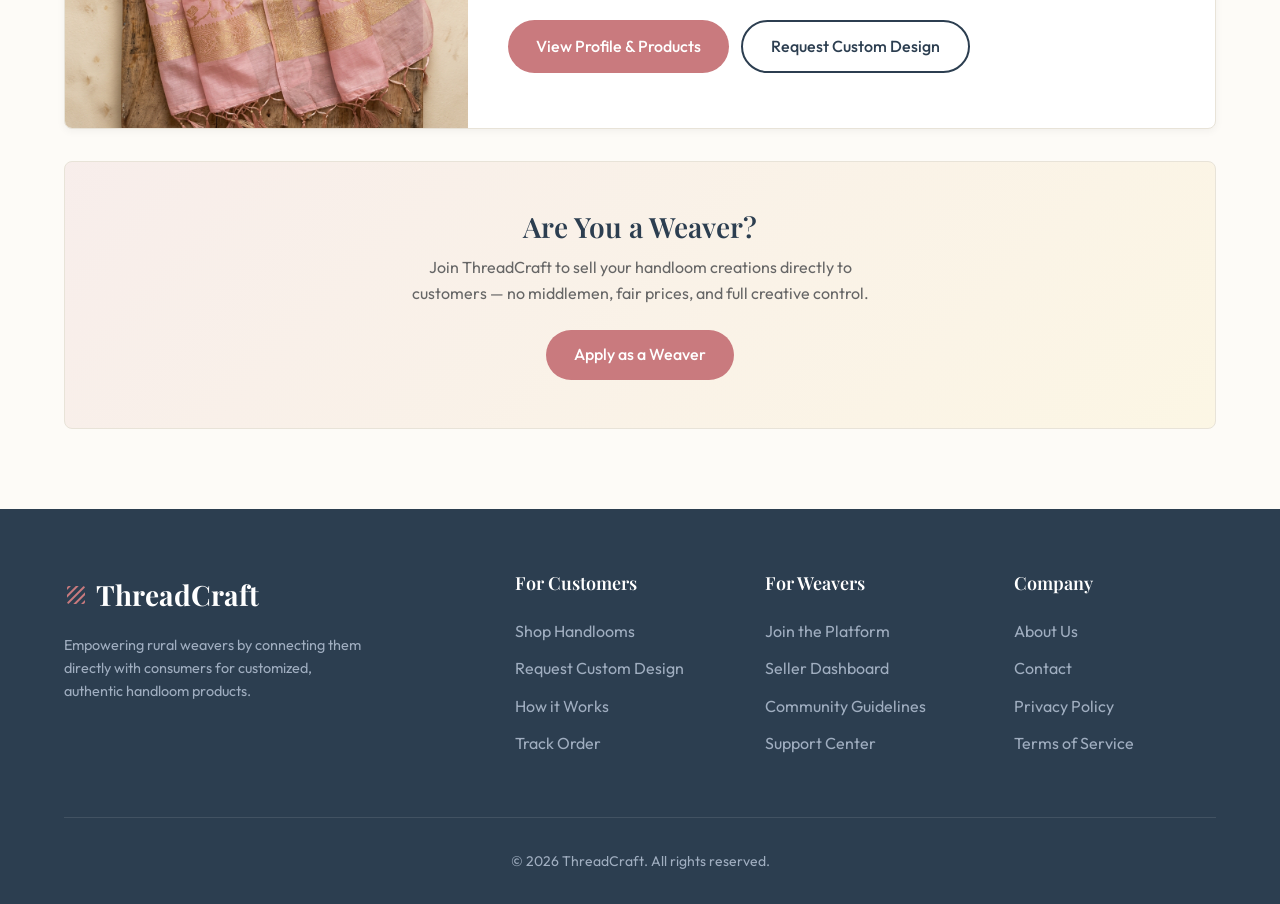
<file: weavers.html>
<!DOCTYPE html>
<html lang="en">
<head>
    <meta charset="UTF-8">
    <meta name="viewport" content="width=device-width, initial-scale=1.0">
    <title>Meet the Weavers | ThreadCraft</title>
    <meta name="description" content="Meet the master weavers behind ThreadCraft. Discover their stories, crafts, and handloom traditions from across India.">
    <link rel="stylesheet" href="css/style.css">
    <link href="https://fonts.googleapis.com/icon?family=Material+Icons+Outlined" rel="stylesheet">
    <style>
        .weavers-hero {
            background: linear-gradient(135deg, var(--secondary) 0%, #1a252f 100%);
            padding: 5rem 0;
            text-align: center;
            color: white;
        }
        .weavers-hero h1 {
            color: white;
            font-size: 3rem;
            margin-bottom: 1rem;
        }
        .weavers-hero p {
            font-size: 1.125rem;
            opacity: 0.85;
            max-width: 600px;
            margin: 0 auto;
        }
        .weavers-listing {
            padding: 5rem 0;
        }
        .weaver-full-card {
            display: flex;
            background: var(--bg-white);
            border-radius: var(--radius);
            overflow: hidden;
            box-shadow: var(--shadow-sm);
            margin-bottom: 2rem;
            transition: var(--transition);
            border: 1px solid var(--border);
        }
        .weaver-full-card:hover {
            transform: translateY(-4px);
            box-shadow: var(--shadow-lg);
        }
        .weaver-full-card .weaver-photo {
            width: 35%;
            min-height: 320px;
            object-fit: cover;
        }
        .weaver-full-card .weaver-details {
            width: 65%;
            padding: 2.5rem;
            display: flex;
            flex-direction: column;
            justify-content: center;
        }
        .weaver-full-card .weaver-details h2 {
            font-size: 1.75rem;
            margin-bottom: 0.5rem;
        }
        .weaver-meta {
            display: flex;
            gap: 24px;
            margin-bottom: 1rem;
            flex-wrap: wrap;
        }
        .weaver-meta span {
            font-size: 0.9rem;
            color: var(--text-muted);
            display: flex;
            align-items: center;
            gap: 4px;
        }
        .weaver-meta .material-icons-outlined {
            font-size: 18px;
        }
        .weaver-full-card .weaver-quote {
            font-style: italic;
            color: var(--text-muted);
            margin-bottom: 1.5rem;
            font-size: 0.95rem;
            line-height: 1.7;
            border-left: 3px solid var(--primary);
            padding-left: 16px;
        }
        .specialties {
            display: flex;
            gap: 8px;
            flex-wrap: wrap;
            margin-bottom: 1.5rem;
        }
        .specialty-tag {
            background: rgba(201, 122, 126, 0.1);
            color: var(--primary-dark);
            padding: 6px 14px;
            border-radius: 20px;
            font-size: 0.85rem;
            font-weight: 500;
        }
        .weaver-full-card .weaver-actions {
            display: flex;
            gap: 12px;
        }
        .join-cta {
            background: linear-gradient(135deg, rgba(201, 122, 126, 0.1) 0%, rgba(244, 208, 63, 0.1) 100%);
            border: 1px solid var(--border);
            border-radius: var(--radius);
            padding: 3rem;
            text-align: center;
            margin-top: 2rem;
        }
        .join-cta h3 {
            font-size: 1.75rem;
            margin-bottom: 0.75rem;
        }
        .join-cta p {
            color: var(--text-muted);
            margin-bottom: 1.5rem;
            max-width: 500px;
            margin-left: auto;
            margin-right: auto;
        }
    </style>
</head>
<body>
    
    <header>
        <div class="container navbar">
            <a href="index.html" class="logo">
                <span class="material-icons-outlined">texture</span> ThreadCraft
            </a>
            <nav class="nav-links">
                <a href="catalog.html">Shop Handlooms</a>
                <a href="custom-design.html">Custom Design</a>
                <a href="weavers.html" style="color: var(--primary);">Meet the Weavers</a>
                <a href="our-story.html">Our Story</a>
            </nav>
            <div class="nav-actions">
                <a href="login.html" class="btn btn-outline">Login</a>
                <a href="register.html" class="btn btn-primary">Sign Up</a>
            </div>
        </div>
    </header>

    <!-- Hero -->
    <section class="weavers-hero">
        <div class="container">
            <h1>Meet the Master Weavers</h1>
            <p>Every product on ThreadCraft is handwoven by a real artisan with decades of skill. Get to know the people behind the loom.</p>
        </div>
    </section>

    <!-- Weavers Listing -->
    <section class="weavers-listing">
        <div class="container">

            <!-- Weaver 1: Lakshmi Devi -->
            <div class="weaver-full-card">
                <img src="images/weaver-portrait.png" alt="Lakshmi Devi" class="weaver-photo">
                <div class="weaver-details">
                    <h2>Lakshmi Devi</h2>
                    <div class="weaver-meta">
                        <span><span class="material-icons-outlined">location_on</span> Pochampally, Telangana</span>
                        <span><span class="material-icons-outlined">handyman</span> 25 Years Experience</span>
                        <span><span class="material-icons-outlined">star</span> 4.9 (42 Reviews)</span>
                    </div>
                    <div class="specialties">
                        <span class="specialty-tag">Ikat Weaving</span>
                        <span class="specialty-tag">Pure Silk</span>
                        <span class="specialty-tag">Cotton Sarees</span>
                    </div>
                    <p class="weaver-quote">"I have been weaving Ikat patterns since I was a young girl, learning the craft from my mother. Through ThreadCraft, I can finally speak to the people who wear my sarees and make exactly what they want."</p>
                    <div class="weaver-actions">
                        <a href="weaver-profile.html" class="btn btn-primary">View Profile & Products</a>
                        <a href="custom-design.html" class="btn btn-outline">Request Custom Design</a>
                    </div>
                </div>
            </div>

            <!-- Weaver 2: Abdul Rahman -->
            <div class="weaver-full-card">
                <img src="images/hero-weaver.png" alt="Abdul Rahman" class="weaver-photo" style="object-position: center;">
                <div class="weaver-details">
                    <h2>Abdul Rahman</h2>
                    <div class="weaver-meta">
                        <span><span class="material-icons-outlined">location_on</span> Varanasi, Uttar Pradesh</span>
                        <span><span class="material-icons-outlined">handyman</span> 30 Years Experience</span>
                        <span><span class="material-icons-outlined">star</span> 4.8 (38 Reviews)</span>
                    </div>
                    <div class="specialties">
                        <span class="specialty-tag">Banarasi Silk</span>
                        <span class="specialty-tag">Zari Work</span>
                        <span class="specialty-tag">Bridal Collection</span>
                    </div>
                    <p class="weaver-quote">"My family has woven Banarasi silk for four generations. We specialize in custom bridal orders with personalized motifs. Each saree takes 15-30 days of meticulous handwork."</p>
                    <div class="weaver-actions">
                        <a href="weaver-profile.html" class="btn btn-primary">View Profile & Products</a>
                        <a href="custom-design.html" class="btn btn-outline">Request Custom Design</a>
                    </div>
                </div>
            </div>

            <!-- Weaver 3: Meera Sharma -->
            <div class="weaver-full-card">
                <img src="images/product-dupatta.png" alt="Meera Sharma" class="weaver-photo" style="object-position: center;">
                <div class="weaver-details">
                    <h2>Meera Sharma</h2>
                    <div class="weaver-meta">
                        <span><span class="material-icons-outlined">location_on</span> Chanderi, Madhya Pradesh</span>
                        <span><span class="material-icons-outlined">handyman</span> 18 Years Experience</span>
                        <span><span class="material-icons-outlined">star</span> 4.7 (29 Reviews)</span>
                    </div>
                    <div class="specialties">
                        <span class="specialty-tag">Chanderi Cotton</span>
                        <span class="specialty-tag">Dupattas</span>
                        <span class="specialty-tag">Floral Motifs</span>
                    </div>
                    <p class="weaver-quote">"Chanderi weaving is about lightness and elegance. I love creating dupattas with delicate floral borders that can be worn every day. When a customer tells me they love my work, it keeps me going."</p>
                    <div class="weaver-actions">
                        <a href="weaver-profile.html" class="btn btn-primary">View Profile & Products</a>
                        <a href="custom-design.html" class="btn btn-outline">Request Custom Design</a>
                    </div>
                </div>
            </div>

            <!-- Join CTA -->
            <div class="join-cta">
                <h3>Are You a Weaver?</h3>
                <p>Join ThreadCraft to sell your handloom creations directly to customers — no middlemen, fair prices, and full creative control.</p>
                <a href="register.html" class="btn btn-primary">Apply as a Weaver</a>
            </div>

        </div>
    </section>

    <!-- Footer -->
    <footer>
        <div class="container">
            <div class="footer-grid">
                <div class="footer-brand">
                    <a href="index.html" class="logo">
                        <span class="material-icons-outlined">texture</span> ThreadCraft
                    </a>
                    <p>Empowering rural weavers by connecting them directly with consumers for customized, authentic handloom products.</p>
                </div>
                <div>
                    <h4 class="footer-title">For Customers</h4>
                    <ul class="footer-links">
                        <li><a href="catalog.html">Shop Handlooms</a></li>
                        <li><a href="custom-design.html">Request Custom Design</a></li>
                        <li><a href="our-story.html">How it Works</a></li>
                        <li><a href="order-tracking.html">Track Order</a></li>
                    </ul>
                </div>
                <div>
                    <h4 class="footer-title">For Weavers</h4>
                    <ul class="footer-links">
                        <li><a href="register.html">Join the Platform</a></li>
                        <li><a href="dashboard-weaver.html">Seller Dashboard</a></li>
                        <li><a href="our-story.html">Community Guidelines</a></li>
                        <li><a href="our-story.html">Support Center</a></li>
                    </ul>
                </div>
                <div>
                    <h4 class="footer-title">Company</h4>
                    <ul class="footer-links">
                        <li><a href="our-story.html">About Us</a></li>
                        <li><a href="our-story.html">Contact</a></li>
                        <li><a href="our-story.html">Privacy Policy</a></li>
                        <li><a href="our-story.html">Terms of Service</a></li>
                    </ul>
                </div>
            </div>
            <div class="footer-bottom">
                <p>&copy; 2026 ThreadCraft. All rights reserved.</p>
            </div>
        </div>
    </footer>
    <script src="js/main.js"></script>

</body>
</html>
</file>
<file: css/style.css>
/* css/style.css */
@import url('https://fonts.googleapis.com/css2?family=Outfit:wght@300;400;500;600;700&family=Playfair+Display:ital,wght@0,400;0,600;0,700;1,400&display=swap');

:root {
    --primary: #c97a7e; /* Terracotta / Warm rose */
    --primary-dark: #b06266;
    --secondary: #2c3e50; /* Deep Indigo */
    --accent: #f4d03f; /* Saffron/Gold */
    --bg-light: #fdfbf7; /* Cream/Linen */
    --bg-white: #ffffff;
    --text-main: #333333;
    --text-muted: #666666;
    --border: #e8e3d8;
    
    --font-heading: 'Playfair Display', serif;
    --font-body: 'Outfit', sans-serif;
    
    --shadow-sm: 0 2px 8px rgba(0,0,0,0.05);
    --shadow-md: 0 4px 12px rgba(0,0,0,0.08);
    --shadow-lg: 0 8px 24px rgba(0,0,0,0.12);
    
    --radius: 8px;
    --transition: all 0.3s ease;
}

* {
    margin: 0;
    padding: 0;
    box-sizing: border-box;
}

body {
    font-family: var(--font-body);
    background-color: var(--bg-light);
    color: var(--text-main);
    line-height: 1.6;
}

h1, h2, h3, h4, h5, h6 {
    font-family: var(--font-heading);
    font-weight: 600;
    color: var(--secondary);
    line-height: 1.2;
}

a {
    text-decoration: none;
    color: inherit;
}

img {
    max-width: 100%;
    display: block;
}

.container {
    max-width: 1200px;
    margin: 0 auto;
    padding: 0 24px;
}

/* Typography */
.text-center { text-align: center; }
.section-title { font-size: 2.5rem; margin-bottom: 1rem; }
.section-subtitle { font-size: 1.125rem; color: var(--text-muted); margin-bottom: 3rem; }

/* Buttons */
.btn {
    display: inline-flex;
    align-items: center;
    justify-content: center;
    padding: 12px 28px;
    border-radius: 30px;
    font-weight: 500;
    font-size: 1rem;
    cursor: pointer;
    transition: var(--transition);
    border: none;
    gap: 8px;
}

.btn-primary {
    background-color: var(--primary);
    color: white;
}
.btn-primary:hover {
    background-color: var(--primary-dark);
    transform: translateY(-2px);
    box-shadow: var(--shadow-md);
}

.btn-secondary {
    background-color: var(--secondary);
    color: white;
}
.btn-secondary:hover {
    background-color: #1a252f;
    transform: translateY(-2px);
    box-shadow: var(--shadow-md);
}

.btn-outline {
    background-color: transparent;
    color: var(--secondary);
    border: 2px solid var(--secondary);
}
.btn-outline:hover {
    background-color: var(--secondary);
    color: white;
}

/* Header & Nav */
header {
    background-color: var(--bg-white);
    box-shadow: var(--shadow-sm);
    position: sticky;
    top: 0;
    z-index: 100;
}

.navbar {
    display: flex;
    justify-content: space-between;
    align-items: center;
    height: 80px;
}

.logo {
    font-family: var(--font-heading);
    font-size: 1.75rem;
    font-weight: 700;
    color: var(--secondary);
    display: flex;
    align-items: center;
    gap: 8px;
}

.logo span {
    color: var(--primary);
}

.nav-links {
    display: flex;
    gap: 32px;
    align-items: center;
}

.nav-links a {
    font-weight: 500;
    color: var(--text-main);
    transition: var(--transition);
}

.nav-links a:hover {
    color: var(--primary);
}

.nav-actions {
    display: flex;
    gap: 16px;
}

/* Hero Section */
.hero {
    position: relative;
    height: 90vh;
    min-height: 600px;
    display: flex;
    align-items: center;
    overflow: hidden;
}

.hero-bg {
    position: absolute;
    top: 0;
    left: 0;
    width: 100%;
    height: 100%;
    object-fit: cover;
    z-index: 1;
}

.hero-overlay {
    position: absolute;
    top: 0;
    left: 0;
    width: 100%;
    height: 100%;
    background: linear-gradient(to right, rgba(0,0,0,0.8) 0%, rgba(0,0,0,0.4) 50%, rgba(0,0,0,0.1) 100%);
    z-index: 2;
}

.hero-content {
    position: relative;
    z-index: 3;
    max-width: 600px;
    color: white;
}

.hero-title {
    font-size: 4rem;
    color: white;
    margin-bottom: 1.5rem;
}

.hero-subtitle {
    font-size: 1.25rem;
    margin-bottom: 2.5rem;
    opacity: 0.9;
}

.hero-buttons {
    display: flex;
    gap: 16px;
}

/* How It Works */
.how-it-works {
    padding: 5rem 0;
    background-color: var(--bg-white);
}

.steps-grid {
    display: grid;
    grid-template-columns: repeat(3, 1fr);
    gap: 32px;
    margin-top: 3rem;
}

.step-card {
    text-align: center;
    padding: 32px;
    background-color: var(--bg-light);
    border-radius: var(--radius);
    border: 1px solid var(--border);
    transition: var(--transition);
}

.step-card:hover {
    transform: translateY(-5px);
    box-shadow: var(--shadow-md);
}

.step-icon {
    width: 64px;
    height: 64px;
    background-color: var(--primary);
    color: white;
    border-radius: 50%;
    display: flex;
    align-items: center;
    justify-content: center;
    font-size: 1.5rem;
    margin: 0 auto 1.5rem;
}

.step-card h3 {
    margin-bottom: 1rem;
    font-size: 1.25rem;
}

/* Featured Products */
.featured-products {
    padding: 5rem 0;
}

.product-grid {
    display: grid;
    grid-template-columns: repeat(3, 1fr);
    gap: 32px;
}

.product-card {
    background: var(--bg-white);
    border-radius: var(--radius);
    overflow: hidden;
    box-shadow: var(--shadow-sm);
    transition: var(--transition);
}

.product-card:hover {
    transform: translateY(-5px);
    box-shadow: var(--shadow-lg);
}

.product-image {
    width: 100%;
    height: 300px;
    object-fit: cover;
}

.product-info {
    padding: 24px;
}

.product-category {
    font-size: 0.875rem;
    color: var(--primary);
    font-weight: 600;
    text-transform: uppercase;
    letter-spacing: 1px;
    margin-bottom: 8px;
}

.product-title {
    font-size: 1.25rem;
    margin-bottom: 8px;
}

.product-weaver {
    font-size: 0.875rem;
    color: var(--text-muted);
    margin-bottom: 16px;
    display: flex;
    align-items: center;
    gap: 8px;
}

.product-price {
    display: flex;
    justify-content: space-between;
    align-items: center;
    border-top: 1px solid var(--border);
    padding-top: 16px;
}

.price {
    font-size: 1.25rem;
    font-weight: 600;
    color: var(--secondary);
}

/* Weavers Section */
.featured-weavers {
    padding: 5rem 0;
    background-color: var(--bg-white);
}

.weaver-grid {
    display: grid;
    grid-template-columns: repeat(2, 1fr);
    gap: 32px;
}

.weaver-card {
    display: flex;
    background: var(--bg-light);
    border-radius: var(--radius);
    overflow: hidden;
    border: 1px solid var(--border);
}

.weaver-image {
    width: 40%;
    object-fit: cover;
}

.weaver-info {
    width: 60%;
    padding: 32px;
    display: flex;
    flex-direction: column;
    justify-content: center;
}

.weaver-name {
    font-size: 1.5rem;
    margin-bottom: 4px;
}

.weaver-location {
    color: var(--text-muted);
    margin-bottom: 16px;
    font-size: 0.875rem;
    display: flex;
    align-items: center;
    gap: 4px;
}

.weaver-story {
    margin-bottom: 24px;
    font-size: 0.95rem;
}

/* Footer */
footer {
    background-color: var(--secondary);
    color: white;
    padding: 4rem 0 2rem;
}

.footer-grid {
    display: grid;
    grid-template-columns: 2fr 1fr 1fr 1fr;
    gap: 48px;
    margin-bottom: 3rem;
}

.footer-brand .logo {
    color: white;
    margin-bottom: 1rem;
}

.footer-brand p {
    color: #a0aec0;
    font-size: 0.9rem;
    max-width: 300px;
}

.footer-title {
    color: white;
    font-size: 1.125rem;
    margin-bottom: 1.5rem;
}

.footer-links {
    list-style: none;
}

.footer-links li {
    margin-bottom: 12px;
}

.footer-links a {
    color: #a0aec0;
    transition: var(--transition);
}

.footer-links a:hover {
    color: var(--accent);
}

.footer-bottom {
    text-align: center;
    padding-top: 2rem;
    border-top: 1px solid rgba(255,255,255,0.1);
    color: #a0aec0;
    font-size: 0.875rem;
}

/* Utilities */
.material-icons-outlined {
    vertical-align: middle;
}
</file>
<file: css/catalog.css>
/* css/catalog.css */

.catalog-layout {
    display: grid;
    grid-template-columns: 280px 1fr;
    gap: 2rem;
    padding: 3rem 0;
}

.filters-sidebar {
    background: var(--bg-white);
    padding: 24px;
    border-radius: var(--radius);
    border: 1px solid var(--border);
    position: sticky;
    top: 100px;
    height: max-content;
}

.filter-group {
    margin-bottom: 1.5rem;
    border-bottom: 1px solid var(--border);
    padding-bottom: 1.5rem;
}

.filter-group:last-child {
    border-bottom: none;
    margin-bottom: 0;
    padding-bottom: 0;
}

.filter-title {
    font-family: var(--font-heading);
    font-size: 1.125rem;
    color: var(--secondary);
    margin-bottom: 1rem;
}

.filter-options label {
    display: flex;
    align-items: center;
    gap: 8px;
    margin-bottom: 8px;
    color: var(--text-muted);
    cursor: pointer;
}

.filter-options input[type="checkbox"] {
    accent-color: var(--primary);
}

.catalog-header {
    display: flex;
    justify-content: space-between;
    align-items: center;
    margin-bottom: 2rem;
}

.catalog-header select {
    padding: 8px 12px;
    border: 1px solid var(--border);
    border-radius: 4px;
    font-family: var(--font-body);
}

/* Weaver Profile specific */
.profile-header {
    background: var(--bg-white);
    padding: 3rem;
    border-radius: var(--radius);
    margin-top: 3rem;
    margin-bottom: 3rem;
    display: flex;
    gap: 3rem;
    align-items: center;
    box-shadow: var(--shadow-sm);
}

.profile-img {
    width: 250px;
    height: 250px;
    border-radius: 50%;
    object-fit: cover;
    border: 4px solid var(--bg-light);
    box-shadow: var(--shadow-md);
}

.profile-info h1 {
    font-size: 2.5rem;
    margin-bottom: 0.5rem;
}

.profile-meta {
    display: flex;
    gap: 1.5rem;
    margin-bottom: 1.5rem;
    color: var(--text-muted);
}

.profile-meta span {
    display: flex;
    align-items: center;
    gap: 4px;
}

.rating {
    color: var(--accent);
}

.profile-bio {
    font-size: 1.1rem;
    line-height: 1.8;
    margin-bottom: 2rem;
}

.profile-actions {
    display: flex;
    gap: 1rem;
}
</file>
<file: css/forms.css>
/* css/forms.css */

.auth-container {
    max-width: 500px;
    margin: 4rem auto;
    background: var(--bg-white);
    padding: 3rem;
    border-radius: var(--radius);
    box-shadow: var(--shadow-lg);
}

.auth-header {
    text-align: center;
    margin-bottom: 2rem;
}

.auth-header h2 {
    font-size: 2rem;
    margin-bottom: 0.5rem;
}

.auth-header p {
    color: var(--text-muted);
}

.form-group {
    margin-bottom: 1.5rem;
}

.form-group label {
    display: block;
    margin-bottom: 0.5rem;
    font-weight: 500;
    color: var(--secondary);
}

.form-control {
    width: 100%;
    padding: 12px 16px;
    border: 1px solid var(--border);
    border-radius: 6px;
    font-family: var(--font-body);
    font-size: 1rem;
    transition: var(--transition);
}

.form-control:focus {
    outline: none;
    border-color: var(--primary);
    box-shadow: 0 0 0 3px rgba(201, 122, 126, 0.2);
}

.form-row {
    display: flex;
    gap: 16px;
}

.form-row .form-group {
    flex: 1;
}

.auth-footer {
    text-align: center;
    margin-top: 1.5rem;
    font-size: 0.95rem;
}

.auth-footer a {
    color: var(--primary);
    font-weight: 600;
}

.auth-footer a:hover {
    text-decoration: underline;
}

/* Tabs for Register Page (Customer vs Weaver) */
.auth-tabs {
    display: flex;
    margin-bottom: 2rem;
    border-bottom: 2px solid var(--border);
}

.auth-tab {
    flex: 1;
    text-align: center;
    padding: 1rem;
    cursor: pointer;
    font-weight: 600;
    color: var(--text-muted);
    transition: var(--transition);
}

.auth-tab.active {
    color: var(--primary);
    border-bottom: 2px solid var(--primary);
    margin-bottom: -2px;
}
</file>
<file: css/checkout.css>
/* css/checkout.css */

.checkout-layout {
    display: grid;
    grid-template-columns: 1.5fr 1fr;
    gap: 3rem;
    padding: 3rem 0;
}

.checkout-section {
    background: var(--bg-white);
    padding: 2rem;
    border-radius: var(--radius);
    box-shadow: var(--shadow-sm);
    margin-bottom: 2rem;
}

.checkout-section h3 {
    margin-bottom: 1.5rem;
    font-size: 1.25rem;
    display: flex;
    align-items: center;
    gap: 8px;
    border-bottom: 1px solid var(--border);
    padding-bottom: 1rem;
}

/* Payment Methods */
.payment-methods {
    display: flex;
    flex-direction: column;
    gap: 1rem;
}

.payment-option {
    display: flex;
    align-items: center;
    gap: 12px;
    padding: 16px;
    border: 1px solid var(--border);
    border-radius: var(--radius);
    cursor: pointer;
    transition: var(--transition);
}

.payment-option:hover, .payment-option.selected {
    border-color: var(--primary);
    background-color: rgba(201, 122, 126, 0.05);
}

.payment-option input[type="radio"] {
    accent-color: var(--primary);
    transform: scale(1.2);
}

.payment-option img {
    height: 24px;
    margin-left: auto;
}

/* Order Summary */
.summary-card {
    background: var(--bg-white);
    padding: 2rem;
    border-radius: var(--radius);
    box-shadow: var(--shadow-sm);
    position: sticky;
    top: 100px;
}

.summary-item {
    display: flex;
    gap: 16px;
    margin-bottom: 1.5rem;
    padding-bottom: 1.5rem;
    border-bottom: 1px solid var(--border);
}

.summary-img {
    width: 80px;
    height: 80px;
    object-fit: cover;
    border-radius: 4px;
}

.summary-info h4 {
    font-size: 1rem;
    margin-bottom: 4px;
}

.summary-info p {
    font-size: 0.85rem;
    color: var(--text-muted);
}

/* Transparent Pricing Box */
.transparent-pricing {
    background: rgba(244, 208, 63, 0.1);
    border: 1px solid rgba(244, 208, 63, 0.4);
    border-radius: var(--radius);
    padding: 1.5rem;
    margin-bottom: 1.5rem;
}

.pricing-title {
    font-weight: 600;
    color: var(--secondary);
    margin-bottom: 1rem;
    display: flex;
    align-items: center;
    gap: 8px;
    font-size: 0.9rem;
}

.pricing-row {
    display: flex;
    justify-content: space-between;
    margin-bottom: 8px;
    font-size: 0.9rem;
    color: var(--text-muted);
}

.pricing-row.weaver-cut {
    color: var(--secondary);
    font-weight: 600;
}

.pricing-total {
    display: flex;
    justify-content: space-between;
    margin-top: 1rem;
    padding-top: 1rem;
    border-top: 1px solid var(--border);
    font-weight: 700;
    font-size: 1.25rem;
    color: var(--text-main);
}

/* Tracking Timeline */
.tracking-container {
    max-width: 800px;
    margin: 3rem auto;
}

.order-header {
    background: var(--bg-white);
    padding: 2rem;
    border-radius: var(--radius);
    box-shadow: var(--shadow-sm);
    margin-bottom: 2rem;
    display: flex;
    justify-content: space-between;
    align-items: center;
}

.timeline {
    background: var(--bg-white);
    padding: 3rem;
    border-radius: var(--radius);
    box-shadow: var(--shadow-sm);
    position: relative;
}

.timeline::before {
    content: '';
    position: absolute;
    top: 3rem;
    bottom: 3rem;
    left: 48px;
    width: 2px;
    background: var(--border);
}

.timeline-event {
    position: relative;
    padding-left: 4rem;
    margin-bottom: 3rem;
}

.timeline-event:last-child {
    margin-bottom: 0;
}

.timeline-icon {
    position: absolute;
    left: -15px;
    top: 0;
    width: 32px;
    height: 32px;
    border-radius: 50%;
    background: var(--bg-white);
    border: 2px solid var(--border);
    display: flex;
    align-items: center;
    justify-content: center;
    color: var(--text-muted);
}

.timeline-event.completed .timeline-icon {
    border-color: var(--primary);
    background: var(--primary);
    color: white;
}

.timeline-event.active .timeline-icon {
    border-color: var(--primary);
    color: var(--primary);
    background: white;
    box-shadow: 0 0 0 4px rgba(201, 122, 126, 0.2);
}

.timeline-date {
    font-size: 0.85rem;
    color: var(--text-muted);
    margin-bottom: 4px;
}

.timeline-content h4 {
    margin-bottom: 8px;
    color: var(--text-main);
}

.timeline-content p {
    font-size: 0.95rem;
    color: var(--text-muted);
}

.loom-image {
    margin-top: 16px;
    border-radius: var(--radius);
    max-width: 300px;
    border: 1px solid var(--border);
}
</file>
<file: css/dashboard.css>
/* css/dashboard.css */

.dashboard-layout {
    display: grid;
    grid-template-columns: 250px 1fr;
    min-height: calc(100vh - 80px);
    background-color: var(--bg-light);
}

.dashboard-sidebar {
    background-color: var(--secondary);
    color: white;
    padding: 2rem 0;
}

.sidebar-menu {
    list-style: none;
    margin-top: 2rem;
}

.sidebar-menu li a {
    display: flex;
    align-items: center;
    gap: 12px;
    padding: 12px 24px;
    color: #a0aec0;
    transition: var(--transition);
}

.sidebar-menu li a:hover,
.sidebar-menu li a.active {
    color: white;
    background-color: rgba(255, 255, 255, 0.1);
    border-left: 4px solid var(--primary);
}

.dashboard-content {
    padding: 3rem;
}

.dashboard-header {
    display: flex;
    justify-content: space-between;
    align-items: center;
    margin-bottom: 2rem;
}

/* Dashboard Cards */
.stats-grid {
    display: grid;
    grid-template-columns: repeat(3, 1fr);
    gap: 24px;
    margin-bottom: 3rem;
}

.stat-card {
    background: var(--bg-white);
    padding: 24px;
    border-radius: var(--radius);
    box-shadow: var(--shadow-sm);
    display: flex;
    align-items: center;
    gap: 16px;
}

.stat-icon {
    width: 48px;
    height: 48px;
    border-radius: 50%;
    background-color: rgba(201, 122, 126, 0.1);
    color: var(--primary);
    display: flex;
    align-items: center;
    justify-content: center;
}

.stat-info h3 {
    font-family: var(--font-body);
    font-size: 0.875rem;
    color: var(--text-muted);
    font-weight: 500;
}

.stat-info .stat-value {
    font-size: 1.5rem;
    font-weight: 700;
    color: var(--text-main);
}

/* Tables for Orders */
.table-container {
    background: var(--bg-white);
    border-radius: var(--radius);
    box-shadow: var(--shadow-sm);
    overflow: hidden;
}

.dashboard-table {
    width: 100%;
    border-collapse: collapse;
}

.dashboard-table th,
.dashboard-table td {
    padding: 16px 24px;
    text-align: left;
    border-bottom: 1px solid var(--border);
}

.dashboard-table th {
    background-color: #f8f9fa;
    font-weight: 600;
    color: var(--text-muted);
    font-size: 0.875rem;
}

.status-badge {
    padding: 4px 12px;
    border-radius: 30px;
    font-size: 0.75rem;
    font-weight: 600;
}

.status-pending { background: #fff3cd; color: #856404; }
.status-progress { background: #cce5ff; color: #004085; }
.status-completed { background: #d4edda; color: #155724; }

/* Custom Design Form */
.design-form-container {
    background: var(--bg-white);
    padding: 3rem;
    border-radius: var(--radius);
    box-shadow: var(--shadow-lg);
    max-width: 800px;
    margin: 3rem auto;
}

.design-steps {
    display: flex;
    justify-content: space-between;
    margin-bottom: 3rem;
    position: relative;
}

.design-steps::before {
    content: '';
    position: absolute;
    top: 50%;
    left: 0;
    right: 0;
    height: 2px;
    background: var(--border);
    z-index: 1;
}

.step {
    position: relative;
    z-index: 2;
    background: var(--bg-white);
    padding: 0 16px;
    color: var(--text-muted);
    font-weight: 600;
    display: flex;
    flex-direction: column;
    align-items: center;
    gap: 8px;
}

.step.active {
    color: var(--primary);
}

.step-num {
    width: 32px;
    height: 32px;
    border-radius: 50%;
    background: var(--border);
    display: flex;
    align-items: center;
    justify-content: center;
    color: var(--text-main);
}

.step.active .step-num {
    background: var(--primary);
    color: white;
}

.fabric-grid {
    display: grid;
    grid-template-columns: repeat(3, 1fr);
    gap: 16px;
    margin-bottom: 2rem;
}

.fabric-card {
    border: 2px solid var(--border);
    border-radius: var(--radius);
    padding: 16px;
    text-align: center;
    cursor: pointer;
    transition: var(--transition);
}

.fabric-card:hover, .fabric-card.selected {
    border-color: var(--primary);
    background-color: rgba(201, 122, 126, 0.05);
}

.color-picker {
    display: flex;
    gap: 12px;
    margin-top: 8px;
}

.color-dot {
    width: 40px;
    height: 40px;
    border-radius: 50%;
    cursor: pointer;
    border: 2px solid transparent;
}

.color-dot:hover, .color-dot.selected {
    border-color: var(--secondary);
    transform: scale(1.1);
}
</file>
